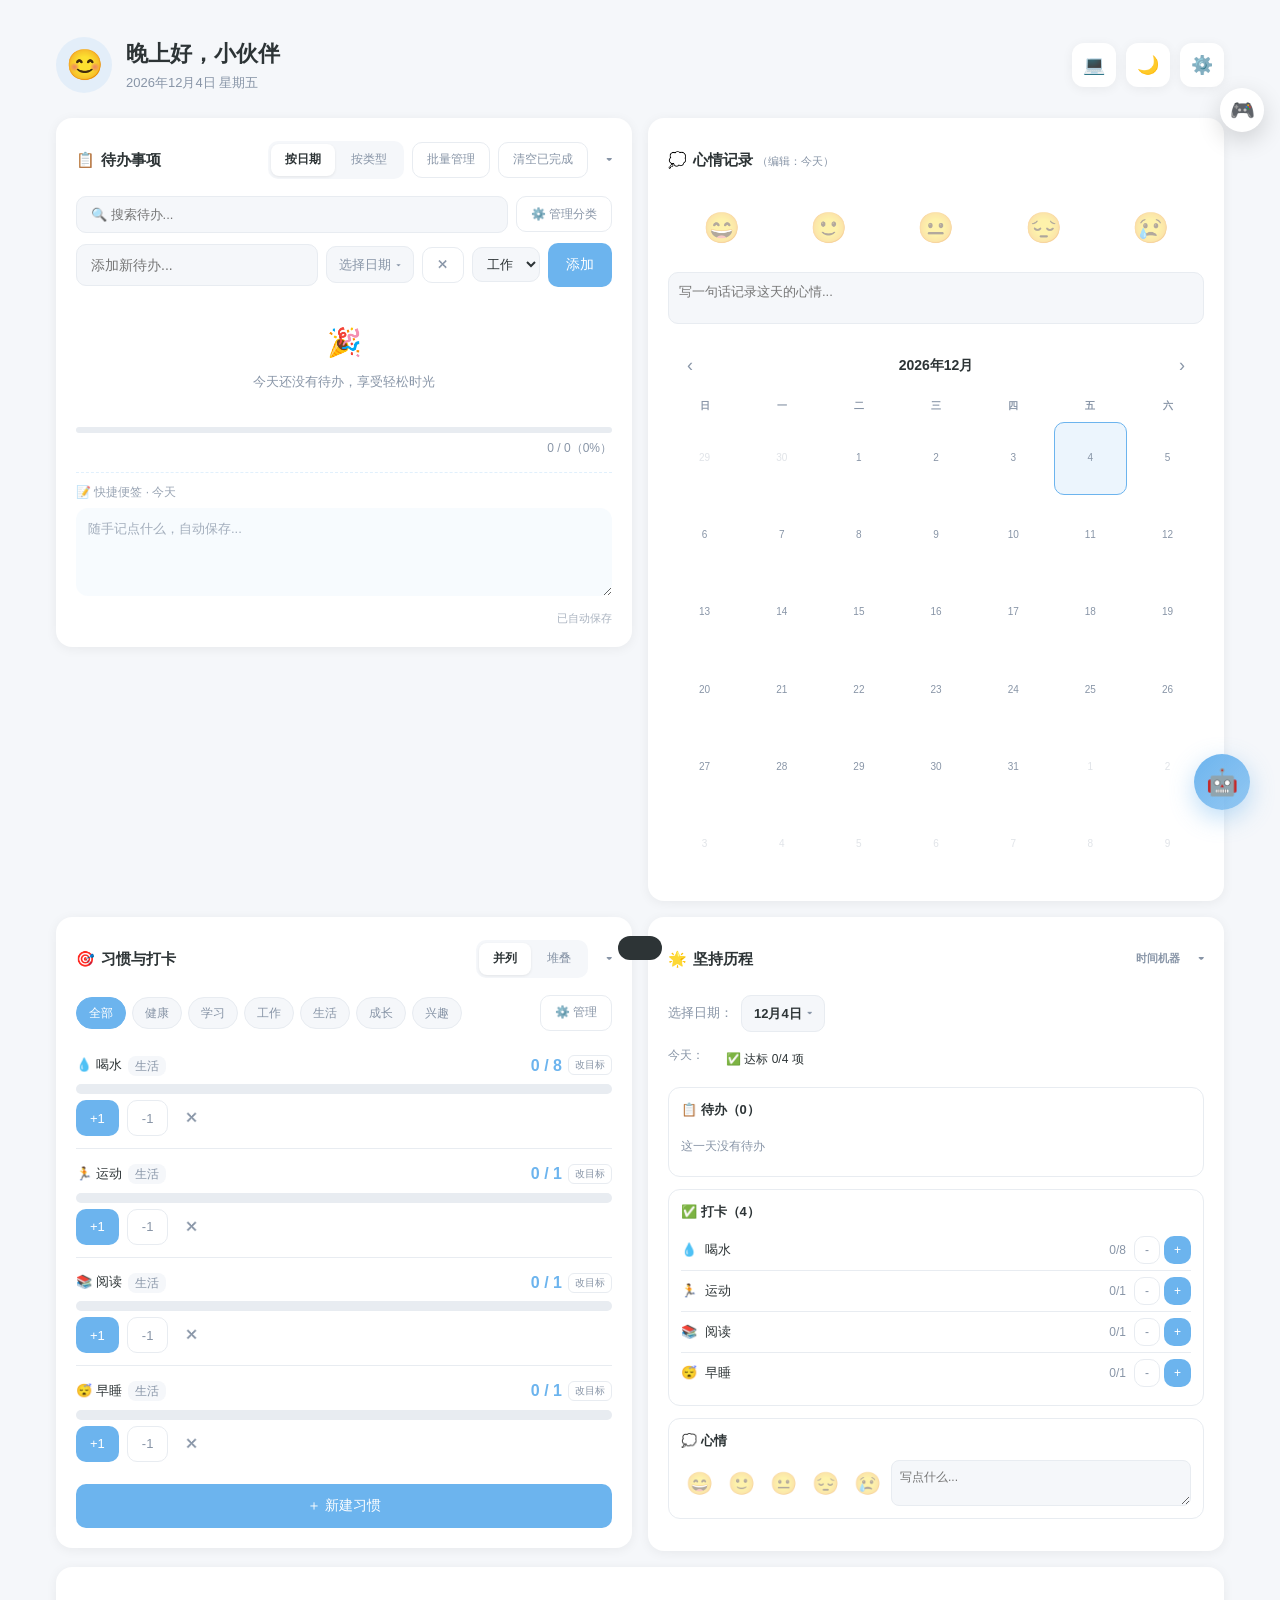
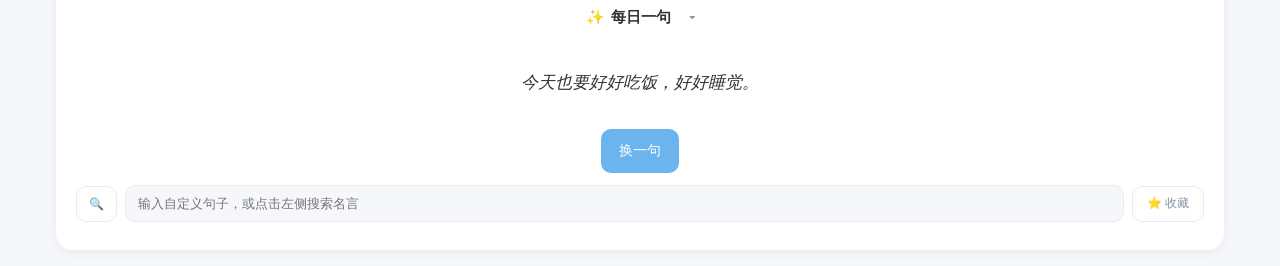
<file: index.html>
<!DOCTYPE html>
<html lang="zh-CN">
<head>
<meta charset="UTF-8">
<meta name="viewport" content="width=device-width, initial-scale=1.0, maximum-scale=1.0, user-scalable=no">
<title>冉星 Novarise</title>
<meta name="description" content="冉星 Novarise - 每天打开一次的生活仪表盘">
<link rel="stylesheet" href="core/style.css">
</head>
<body>
<div class="container">
  <header class="header">
    <div class="header-left">
      <div class="avatar" id="avatar" title="点击修改头像"></div>
      <div class="greeting">
        <h1 id="greetingText">你好</h1>
        <div class="date" id="dateText"></div>
      </div>
    </div>
    <div class="header-right">
      <button class="icon-btn" id="downloadBtn" title="下载电脑版" onclick="location.href='download.html'">💻</button>
      <button class="icon-btn" id="themeToggle" title="切换深浅色">🌙</button>
      <button class="icon-btn" id="settingsBtn" title="设置">⚙️</button>
    </div>
  </header>

  <main class="grid">

    <!-- ========== 【新增】多游戏数据面板：默认隐藏，选中右侧游戏后显示 ========== -->
    <div id="gameDashboard" style="display:none;grid-column:1/-1;">

    <!-- ============================================================
         【分区 3｜新增】水鱼查分器 Token 绑定卡片
         位置：游戏面板 #gameDashboard 内部顶部、玩家信息卡片之前（同样 grid-column:1/-1）
         存储：localStorage['novarise_df_token']，后端 FastAPI 不存储任何 Token
         ============================================================ -->
    <!-- ============================================================
         【LOL / LOLM 专属】左上角切换条 + 活动入口条
         仅 game=lol / game=lolm 时由 game.js 显示，其余游戏保持隐藏
         切换器：端游切服务器大区 / 手游切 QQ·微信登录
         ============================================================ -->
    <div id="lolTopBar" class="lol-top-bar" style="display:none;">
      <div class="lol-top-left">
        <span class="lol-avatar" id="lolAvatar">L</span>
        <button type="button" class="lol-chip" id="lolSwitchBtn" aria-expanded="false">
          <span id="lolSwitchLabel">艾欧尼亚</span>
          <span class="lol-caret">▾</span>
        </button>
      </div>
      <div class="lol-top-right">
        <button type="button" class="lol-chip" id="lolMyDataBtn">📊 我的数据</button>
        <button type="button" class="lol-chip" id="lolProBtn">🔍 职业选手</button>
      </div>
    </div>

    <!-- 切换菜单：端游=服务器大区 / 手游=QQ·微信，选项由 game.js 填充 -->
    <div id="lolSwitchMenu" class="lol-menu" style="display:none;"></div>

    <!-- 活动入口条：细条、整条可点，不是大按钮 -->
    <a id="lolActLink" class="lol-act-bar" style="display:none;" target="_blank" rel="noopener noreferrer">
      <span class="lol-act-left">
        <span class="lol-act-badge">官方活动</span>
        <span class="lol-act-text">2026 全球总决赛冠军 · BLG 夺冠庆典</span>
      </span>
      <span class="lol-act-arrow">查看 →</span>
    </a>

    <section class="df-token-card" id="dfTokenCard">
      <div class="df-token-head">
        🔗 绑定水鱼查分器 Token
        <span style="font-size:11px;font-weight:400;color:var(--text-secondary);">（用于获取你的真实舞萌成绩）</span>
      </div>
      <div class="df-token-desc">
        Token 只保存在你本机浏览器，不上传服务器；每次查分由前端通过 <code style="font-size:11px;">Authorization</code> 请求头透传，后端用完即弃。
        获取方式：登录
        <a href="https://www.diving-fish.com/maimaidxprober/" target="_blank" rel="noopener" style="color:var(--primary);text-decoration:none;">水鱼查分器</a>
        玩家页 →「导入 Token」。
      </div>

      <!-- 未绑定状态：输入框 + 保存按钮 -->
      <div class="df-token-row" id="dfTokenUnbound">
        <input type="password" id="dfTokenInput" class="df-token-input"
               placeholder="请输入你的水鱼 Import-Token" autocomplete="off" spellcheck="false">
        <button id="bindTokenBtn" type="button" class="btn">保存绑定</button>
      </div>

      <!-- 已绑定状态：隐藏输入框，只显示状态 + 解绑 -->
      <div class="df-token-status df-token-hidden" id="dfTokenBound">
        <span class="df-token-badge" id="dfTokenBoundText">✅ 已绑定水鱼 Token</span>
        <button id="unbindTokenBtn" type="button" class="btn btn-ghost btn-sm">解绑</button>
      </div>

      <div class="df-token-tip">提示：Import-Token 是水鱼账号级凭证，请勿提交到公开仓库或截图分享。<br>
        若绑定后查分一直提示「网络请求失败 / Failed to fetch」，多为后端服务不可达，或部署平台
        网关未放行 <code style="font-size:11px;">Authorization</code> 这个请求头（预检被拒），与本地 Token 无关。</div>
    </section>

    <!-- ============================================================
         【分区 3｜新增】舞立方凭证绑定卡片（dancecube 真实查分）
         位置：#dfTokenCard 正下方，同级排列；类名全部复用 .df-token-*
         存储：localStorage['novarise_dc_token'] / ['novarise_dc_userid']
         后端 FastAPI 不保存任何凭证，请求头透传后即丢弃
         ============================================================ -->
    <section class="df-token-card" id="dcTokenCard" style="display:none;">
      <div class="df-token-head">
        🔗 绑定舞立方凭证
        <span style="font-size:11px;font-weight:400;color:var(--text-secondary);">（用于获取真实舞立方成绩）</span>
      </div>
      <div class="df-token-desc">
        数据仅本地存储，后端不保存任何凭证；每次查分由前端通过
        <code style="font-size:11px;">Authorization</code> 请求头 +
        <code style="font-size:11px;">userId</code> 查询参数透传，用完即弃。
        获取方式：登录
        <a href="https://dancedemo.shenghuayule.com/" target="_blank" rel="noopener" style="color:var(--primary);text-decoration:none;">舞立方</a>
        后从账号页取 Access-Token 与 UserID。
      </div>

      <!-- 未绑定状态：两个输入框 + 保存按钮 -->
      <div class="df-token-row" id="dcTokenUnbound">
        <input type="password" id="dcTokenInput" class="df-token-input"
               placeholder="请输入 Access-Token" autocomplete="off" spellcheck="false">
        <input type="password" id="dcUserIdInput" class="df-token-input"
               placeholder="请输入 UserID" autocomplete="off" spellcheck="false">
        <button id="bindDcBtn" type="button" class="btn">保存绑定</button>
      </div>

      <!-- 已绑定状态：隐藏输入框，只显示状态 + 解绑 -->
      <div class="df-token-status df-token-hidden" id="dcTokenBound">
        <span class="df-token-badge" id="dcTokenBoundText">✅ 已绑定舞立方凭证</span>
        <button id="unbindDcBtn" type="button" class="btn btn-ghost btn-sm">解绑</button>
      </div>

      <div class="df-token-tip">提示：Access-Token 与 UserID 都是舞立方账号级凭证，请勿提交到公开仓库或截图分享。</div>
    </section>

      <!-- 模块1：玩家信息 -->
      <section class="card" id="mod1-player">
        <div class="card-title">
          <span class="card-title-left"><span class="icon">👤</span><span id="gdGameName">玩家信息</span></span>
          <span class="card-title-right" id="gdPlayerTag" style="font-size:11px;color:var(--text-secondary,#666);">未选择游戏</span>
        </div>
        <div class="card-body">
          <div style="display:flex;align-items:center;gap:12px;">
            <div id="gdAvatar" style="width:52px;height:52px;border-radius:50%;background:var(--bg,#f1f3f6);display:flex;align-items:center;justify-content:center;font-size:26px;flex-shrink:0;">🎮</div>
            <div style="flex:1;min-width:0;">
              <div id="gdPlayerName" style="font-size:15px;font-weight:600;color:var(--text,#222);">—</div>
              <div id="gdPlayerSub" style="font-size:12px;color:var(--text-secondary,#666);margin-top:3px;">昵称 · 等级 · 段位</div>
            </div>
          </div>
          <div style="display:flex;gap:8px;margin-top:12px;flex-wrap:wrap;">
            <span id="gdPlayerLevel" style="font-size:12px;padding:4px 10px;border-radius:20px;background:var(--bg,#f1f3f6);color:var(--text-secondary,#666);">等级 —</span>
            <span id="gdPlayerRank" style="font-size:12px;padding:4px 10px;border-radius:20px;background:var(--bg,#f1f3f6);color:var(--text-secondary,#666);">段位 —</span>
          </div>
        </div>
      </section>

      <!-- 模块2：核心数据 -->
      <section class="card" id="mod2-stats">
        <div class="card-title">
          <span class="card-title-left"><span class="icon">📊</span>核心数据</span>
          <span class="card-title-right" style="font-size:11px;color:var(--text-secondary,#666);">实时概览</span>
        </div>
        <div class="card-body">
          <div id="gdStatsGrid" style="display:grid;grid-template-columns:repeat(2,1fr);gap:10px;">
            <div style="padding:10px 12px;border-radius:12px;background:var(--bg,#f1f3f6);">
              <div style="font-size:11px;color:var(--text-secondary,#666);">总场次</div>
              <div class="gd-stat-value" style="font-size:20px;font-weight:700;color:var(--text,#222);margin-top:2px;">—</div>
            </div>
            <div style="padding:10px 12px;border-radius:12px;background:var(--bg,#f1f3f6);">
              <div style="font-size:11px;color:var(--text-secondary,#666);">胜率</div>
              <div class="gd-stat-value" style="font-size:20px;font-weight:700;color:var(--text,#222);margin-top:2px;">—</div>
            </div>
            <div style="padding:10px 12px;border-radius:12px;background:var(--bg,#f1f3f6);">
              <div style="font-size:11px;color:var(--text-secondary,#666);">最高连击</div>
              <div class="gd-stat-value" style="font-size:20px;font-weight:700;color:var(--text,#222);margin-top:2px;">—</div>
            </div>
            <div style="padding:10px 12px;border-radius:12px;background:var(--bg,#f1f3f6);">
              <div style="font-size:11px;color:var(--text-secondary,#666);">平均评分</div>
              <div class="gd-stat-value" style="font-size:20px;font-weight:700;color:var(--text,#222);margin-top:2px;">—</div>
            </div>
          </div>
        </div>
      </section>

      <!-- 模块3：近期战绩 -->
      <section class="card" id="mod3-matches">
        <div class="card-title">
          <span class="card-title-left"><span class="icon">🗂️</span>近期战绩</span>
          <span class="card-title-right" style="font-size:11px;color:var(--text-secondary,#666);">最近 5 场</span>
        </div>
        <div class="card-body">
          <div id="gdMatchesList" style="display:flex;flex-direction:column;gap:8px;">
            <div class="gd-match-row" style="display:flex;align-items:center;justify-content:space-between;padding:8px 10px;border-radius:10px;background:var(--bg,#f1f3f6);font-size:13px;color:var(--text,#222);"><span>—</span><span style="font-size:12px;color:var(--text-secondary,#666);">—</span></div>
            <div class="gd-match-row" style="display:flex;align-items:center;justify-content:space-between;padding:8px 10px;border-radius:10px;background:var(--bg,#f1f3f6);font-size:13px;color:var(--text,#222);"><span>—</span><span style="font-size:12px;color:var(--text-secondary,#666);">—</span></div>
            <div class="gd-match-row" style="display:flex;align-items:center;justify-content:space-between;padding:8px 10px;border-radius:10px;background:var(--bg,#f1f3f6);font-size:13px;color:var(--text,#222);"><span>—</span><span style="font-size:12px;color:var(--text-secondary,#666);">—</span></div>
            <div class="gd-match-row" style="display:flex;align-items:center;justify-content:space-between;padding:8px 10px;border-radius:10px;background:var(--bg,#f1f3f6);font-size:13px;color:var(--text,#222);"><span>—</span><span style="font-size:12px;color:var(--text-secondary,#666);">—</span></div>
            <div class="gd-match-row" style="display:flex;align-items:center;justify-content:space-between;padding:8px 10px;border-radius:10px;background:var(--bg,#f1f3f6);font-size:13px;color:var(--text,#222);"><span>—</span><span style="font-size:12px;color:var(--text-secondary,#666);">—</span></div>
          </div>
        </div>
      </section>

      <!-- 模块4：特色亮点 -->
      <section class="card" id="mod4-highlights">
        <div class="card-title">
          <span class="card-title-left"><span class="icon">✨</span>特色亮点</span>
          <span class="card-title-right" style="font-size:11px;color:var(--text-secondary,#666);">高光时刻</span>
        </div>
        <div class="card-body">
          <div id="gdHighlightsList" style="display:flex;flex-wrap:wrap;gap:8px;">
            <span class="gd-highlight-tag" style="font-size:12px;padding:5px 10px;border-radius:20px;background:rgba(108,180,238,0.16);color:#3d7ea6;">—</span>
            <span class="gd-highlight-tag" style="font-size:12px;padding:5px 10px;border-radius:20px;background:rgba(107,203,119,0.16);color:#3f7d49;">—</span>
            <span class="gd-highlight-tag" style="font-size:12px;padding:5px 10px;border-radius:20px;background:rgba(255,179,71,0.18);color:#9a6b1f;">—</span>
          </div>
          <div style="margin-top:12px;font-size:12px;line-height:1.6;color:var(--text-secondary,#666);">接入数据后，这里展示该游戏的招牌成绩与高光时刻。</div>
        </div>
      </section>

    </div>

    <!-- 待办 -->
    <section class="card" id="card-todo">
      <div class="card-title">
        <span class="card-title-left"><span class="icon">📋</span>待办事项</span>
        <span class="card-title-right">
          <div class="view-tabs" id="todoViewTabs">
            <button class="view-tab active" data-view="date">按日期</button>
            <button class="view-tab" data-view="type">按类型</button>
          </div>
          <button class="btn btn-ghost btn-sm" id="todoSelectModeBtn" type="button">批量管理</button>
          <button class="btn btn-ghost btn-sm" id="clearDoneBtn">清空已完成</button>
        </span>
      </div>
      <div class="todo-search-row">
        <div class="cs-row">
          <input type="text" id="todoSearch" placeholder="🔍 搜索待办..." maxlength="30">
          <button class="btn btn-ghost btn-sm" id="todoCatManageBtn" type="button">⚙️ 管理分类</button>
        </div>
      </div>
      <div class="todo-input-row">
        <input type="text" id="todoInput" placeholder="添加新待办..." maxlength="50" enterkeyhint="done">
        <!-- 【2026.11.27 改】原生日期框只做数据源，视觉换成中文标签 + 弹层日历（core/datepicker.js） -->
        <div class="date-picker">
          <input type="date" id="todoDate" class="date-picker-native" title="选定日期：下方只显示该日的待办；留空显示全部">
          <button type="button" class="date-picker-display" id="todoDateDisplay" aria-haspopup="dialog">
            <span id="todoDateText">选择日期</span><span class="date-picker-icon">▾</span>
          </button>
        </div>
        <button class="btn btn-ghost btn-sm" id="clearTodoDateBtn" type="button" title="清除该选定日期的所有待办">✕</button>
        <select class="todo-type-select" id="todoTypeSelect">
          <option value="工作">工作</option>
          <option value="生活">生活</option>
          <option value="学习">学习</option>
          <option value="其他">其他</option>
        </select>
        <button class="btn" id="addTodoBtn">添加</button>
      </div>
      <div id="todoContainer"></div>
      <div class="todo-progress-bar"><div class="todo-progress-fill" id="todoProgress"></div></div>
      <div class="todo-progress-text" id="todoProgressText">0 / 0</div>

      <!-- 【本轮新增】多选操作栏：仅在 #card-todo 处于 select-mode 时显示 -->
      <div id="todoBatchBar" class="todo-batch-bar">
        <span class="todo-batch-count" id="todoBatchCount">已选 0 项</span>
        <button class="btn btn-ghost btn-sm" id="todoBatchSelectAll" type="button">全选</button>
        <select class="todo-type-select" id="todoBatchCat" title="批量修改分类"></select>
        <button class="btn btn-ghost btn-sm" id="todoBatchDelete" type="button">删除</button>
        <button class="btn btn-sm" id="todoBatchExit" type="button">完成</button>
      </div>

      <!-- 【本轮重构】快捷便签从独立卡片并入待办卡片底部：
           上面一条虚线隔开，配「📝 快捷便签」提示；原来的 card-note 整块已删除 -->
      <div id="todoNoteDivider" style="border-top:1px dashed var(--border,#e3e6ea);margin:14px 0 10px;"></div>
      <div id="todoNoteLabel" style="display:flex;align-items:center;justify-content:space-between;margin-bottom:6px;font-size:12px;color:var(--text-secondary,#777);">
        <span>📝 快捷便签 <span id="noteDateLabel">· 今天</span></span>
      </div>
      <textarea class="note-area" id="noteArea" placeholder="随手记点什么，自动保存..." maxlength="500" style="min-height:88px;"></textarea>
      <div class="note-saved" id="noteSaved">已自动保存</div>
    </section>

    <!-- 心情 -->
    <section class="card" id="card-mood">
      <div class="card-title"><span><span class="icon">💭</span>心情记录</span></div>
      <div class="mood-emojis" id="moodEmojis">
        <div class="mood-emoji" data-mood="😄">😄</div>
        <div class="mood-emoji" data-mood="🙂">🙂</div>
        <div class="mood-emoji" data-mood="😐">😐</div>
        <div class="mood-emoji" data-mood="😔">😔</div>
        <div class="mood-emoji" data-mood="😢">😢</div>
      </div>
      <textarea class="mood-note" id="moodNote" placeholder="写一句话记录这天的心情..." rows="2" maxlength="100"></textarea>
      <div class="mood-calendar">
        <div class="cal-header">
          <button class="cal-nav" id="calPrev">‹</button>
          <div class="cal-title" id="calTitle"></div>
          <button class="cal-nav" id="calNext">›</button>
        </div>
        <div class="cal-grid" id="calGrid"></div>
      </div>
    </section>

    <!-- 习惯与打卡（原"每日打卡"，习惯打卡已合并至此） -->
    <section class="card" id="card-checkin">
      <div class="card-title">
        <span class="card-title-left"><span class="icon">🎯</span>习惯与打卡</span>
        <span class="card-title-right">
          <div class="view-tabs" id="checkinViewTabs">
            <button class="view-tab active" data-mode="list">并列</button>
            <button class="view-tab" data-mode="stack">堆叠</button>
          </div>
        </span>
      </div>
      <div class="card-body">
        <div class="cat-filter-bar" id="checkinCatFilter">
          <span class="cat-chip active" data-cat="全部">全部</span>
          <button class="btn btn-ghost btn-sm cat-manage-btn" id="habitCatManageBtn" type="button">⚙️ 管理</button>
        </div>
        <div class="checkin-date-tip" id="checkinDateTip" style="display:none;">正在查看 <span id="checkinDateLabel"></span> 的打卡记录（历史只读）<button class="btn btn-ghost btn-sm" id="checkinBackTodayBtn" type="button" style="margin-left:8px;">回到今天</button></div>
        <div id="checkinContainer"></div>
        <button class="btn" id="openHabitFormBtn" style="width:100%; margin-top:10px;">＋ 新建习惯</button>
      </div>
    </section>

    <!-- 坚持历程（时间机器）
         【本轮重构】从整行(col-full)上移到待办/心情/习惯之后的第 4 格，去掉 col-full，
         让桌面 2 列布局变成 todo|mood / checkin|journey 上下对齐，不再留右下空缺 -->
    <section class="card" id="card-journey">
      <div class="card-title">
        <span class="card-title-left"><span class="icon">🌟</span>坚持历程</span>
        <span class="card-title-right" style="font-size:11px;color:var(--text-secondary)">时间机器</span>
      </div>
      <div class="card-body">
        <!-- 日期选择器 -->
        <div class="journey-date-row">
          <label style="font-size:13px;color:var(--text-secondary)">选择日期：</label>
          <!-- 【2026.11.27 改】与待办同一套自定义日期控件，原生框只做数据源（core/datepicker.js） -->
          <div class="date-picker">
            <input type="date" id="journeyDate" class="date-picker-native" title="切换坚持历程查看的日期">
            <button type="button" class="date-picker-display" id="journeyDateDisplay" aria-haspopup="dialog">
              <span id="journeyDateText">选择日期</span><span class="date-picker-icon">▾</span>
            </button>
          </div>
        </div>
        <!-- 当日汇总标签 -->
        <div class="journey-summary" id="journeySummary"></div>
        <!-- 当日详情（可编辑） -->
        <div id="journeyDetail"></div>
      </div>
    </section>

    <!-- 每日一句 -->
    <section class="card quote-card col-full" id="card-quote">
      <div class="card-title" style="justify-content:center;"><span><span class="icon">✨</span>每日一句</span></div>
      <div class="quote-text" id="quoteText">点击下方按钮，获取今日能量</div>
      <div class="quote-actions">
        <button class="btn" id="newQuoteBtn">换一句</button>
      </div>
      <!-- 【新增】操作栏：搜索（左）· 自定义输入 · 收藏（右）
           收藏按钮从上一行移到这里，原「换一句」位置保持不变 -->
      <div class="quote-input-row">
        <button class="btn btn-ghost btn-sm quote-search-btn" id="quoteSearchBtn" type="button" title="搜索我的句子库">🔍</button>
        <input type="text" id="quoteCustomInput" placeholder="输入自定义句子，或点击左侧搜索名言" maxlength="80" autocomplete="off">
        <button class="btn btn-ghost btn-sm" id="favoriteQuoteBtn" type="button">⭐ 收藏</button>
      </div>
      <div class="favorites-list" id="favoritesList" style="display:none;">
        <div class="favorites-title">我的收藏</div>
        <div class="cat-filter-bar" id="favFilterBar"></div>
        <div id="favoritesItems"></div>
      </div>
    </section>

    <!-- 【本轮重构】原 card-note（快捷便签）已整块删除：
         便签 textarea 并入上方 card-todo 底部；
         card-journey（坚持历程）已上移，填入原来第 2 行右侧的空位，见上方 checkin 之后 -->
  </main>
</div>

<!-- ========== 【新增】右侧游戏悬浮窗（多级折叠菜单） ========== -->
<!-- 【Bug2 修复】默认收起：面板初始 display:none，由下方 🎮 悬浮球点开 -->
<div id="rightPanel" style="display:none;position:fixed;right:16px;top:88px;width:188px;max-height:74vh;overflow-y:auto;z-index:950;background:var(--card-bg,#fff);border-radius:16px;box-shadow:0 10px 34px rgba(0,0,0,0.16);padding:10px 10px 12px;box-sizing:border-box;">
  <div style="display:flex;align-items:center;justify-content:space-between;padding:2px 2px 8px;">
    <span style="font-size:13px;font-weight:600;color:var(--text,#222);">🎮 游戏面板</span>
    <div style="display:flex;align-items:center;gap:2px;">
      <button id="rpCollapseBtn" type="button" title="收起/展开全部分类" style="background:none;border:none;cursor:pointer;font-size:14px;line-height:1;color:var(--text-secondary,#666);padding:0 4px;">—</button>
      <button id="rpCloseBtn" type="button" title="收起游戏面板" style="background:none;border:none;cursor:pointer;font-size:14px;line-height:1;color:var(--text-secondary,#666);padding:0 4px;">✕</button>
    </div>
  </div>

  <!-- 🎮 悬浮球见面板外侧（#rpOpenBtn），面板隐藏时它才显示 -->

  <!-- 一级分类：音游 -->
  <div class="rp-group">
    <div class="rp-group-head" data-label="🎼 音游" style="display:flex;align-items:center;padding:7px 8px;border-radius:9px;cursor:pointer;font-size:13px;font-weight:600;color:var(--text,#222);user-select:none;">▾ 🎼 音游</div>
    <div class="rp-group-body" style="display:block;">
      <div class="rp-game" data-game="maimai" style="display:flex;align-items:center;gap:6px;padding:7px 8px;margin:4px 0 0 10px;border-radius:9px;cursor:pointer;font-size:13px;color:var(--text,#222);background:transparent;">🎵 舞萌</div>
      <div class="rp-game" data-game="dancecube" style="display:flex;align-items:center;gap:6px;padding:7px 8px;margin:4px 0 0 10px;border-radius:9px;cursor:pointer;font-size:13px;color:var(--text,#222);background:transparent;">🕺 舞立方</div>
    </div>
  </div>

  <!-- 一级分类：MOBA · 多人在线战术竞技（端游 + 手游两项，接口接入位预留） -->
  <div class="rp-group">
    <div class="rp-group-head" data-label="⚔️ MOBA · 多人在线战术竞技" style="display:flex;align-items:center;padding:7px 8px;border-radius:9px;cursor:pointer;font-size:13px;font-weight:600;color:var(--text,#222);user-select:none;">▾ ⚔️ MOBA · 多人在线战术竞技</div>
    <div class="rp-group-body" style="display:block;">
      <div class="rp-game" data-game="lol" style="display:flex;align-items:center;gap:6px;padding:7px 8px;margin:4px 0 0 10px;border-radius:9px;cursor:pointer;font-size:13px;color:var(--text,#222);background:transparent;">🏆 英雄联盟</div>
      <div class="rp-game" data-game="lolm" style="display:flex;align-items:center;gap:6px;padding:7px 8px;margin:4px 0 0 10px;border-radius:9px;cursor:pointer;font-size:13px;color:var(--text,#222);background:transparent;">📱 英雄联盟手游</div>
    </div>
  </div>

  <div style="margin-top:8px;padding:6px 8px 0;font-size:11px;line-height:1.5;color:var(--text-secondary,#666);border-top:1px solid rgba(0,0,0,0.05);">选择游戏后，顶部数据面板会显示对应内容</div>
</div>

<!-- 【Bug2 修复】游戏面板的入口悬浮球：面板收起时显示，点它展开（两者互斥，不会同时出现） -->
<button id="rpOpenBtn" type="button" title="展开游戏面板" style="display:flex;position:fixed;right:16px;top:88px;z-index:950;width:44px;height:44px;align-items:center;justify-content:center;border:none;border-radius:50%;background:var(--card-bg,#fff);box-shadow:0 8px 24px rgba(0,0,0,0.16);font-size:20px;line-height:1;cursor:pointer;">🎮</button>

<!-- 设置面板 -->
<div class="settings-overlay" id="settingsOverlay">
  <div class="settings-panel">
    <div class="settings-header">
      <h2>⚙️ 设置</h2>
      <button class="settings-close" id="closeSettings">✕</button>
    </div>

    <!-- 昵称 -->
    <div class="setting-row">
      <div><div class="setting-label">昵称</div><div class="setting-desc">显示在问候语中</div></div>
      <div class="setting-control"><input type="text" class="text-input" id="nicknameInput" placeholder="输入昵称" maxlength="10"></div>
    </div>

    <!-- 头像（升级：emoji + 本地上传 + 网络URL） -->
    <div class="setting-row">
      <div>
        <div class="setting-label">头像</div>
        <div class="setting-desc">可选 emoji、上传本地图片或粘贴网络图片链接</div>
      </div>
      <div class="setting-control">
        <!-- 预览 -->
        <div class="avatar-preview-sm" id="avatarPreviewSm"></div>
        <!-- emoji 选择 -->
        <div class="emoji-picker" id="avatarPicker">
          <span class="emoji-option" data-emoji="😊">😊</span>
          <span class="emoji-option" data-emoji="🌟">🌟</span>
          <span class="emoji-option" data-emoji="🐱">🐱</span>
          <span class="emoji-option" data-emoji="🌸">🌸</span>
          <span class="emoji-option" data-emoji="🚀">🚀</span>
          <span class="emoji-option" data-emoji="🌙">🌙</span>
        </div>
        <!-- 上传本地图片 -->
        <button class="upload-btn" id="uploadAvatarBtn">📷 上传本地图片</button>
        <input type="file" id="avatarFileInput" accept="image/*" style="display:none">
        <!-- 网络图片 URL -->
        <input type="text" class="text-input avatar-url-input" id="avatarUrlInput" placeholder="粘贴图片链接（https://...）">
      </div>
    </div>

    <!-- 主题色 -->
    <div class="setting-row">
      <div><div class="setting-label">主题色</div></div>
      <div class="setting-control" id="colorPicker">
        <div class="color-dot active" data-color="#6CB4EE" style="background:#6CB4EE"></div>
        <div class="color-dot" data-color="#6BCB77" style="background:#6BCB77"></div>
        <div class="color-dot" data-color="#FFB347" style="background:#FFB347"></div>
        <div class="color-dot" data-color="#FF6B9D" style="background:#FF6B9D"></div>
        <div class="color-dot" data-color="#9B7EDE" style="background:#9B7EDE"></div>
      </div>
    </div>

    <!-- 深色模式 -->
    <div class="setting-row">
      <div><div class="setting-label">深色模式</div></div>
      <div class="setting-control"><div class="toggle" id="darkModeToggle"></div></div>
    </div>

    <div class="setting-row">
      <div><div class="setting-label">显示模块</div><div class="setting-desc">关闭后将隐藏对应卡片</div></div>
    </div>
    <div class="setting-row"><span class="setting-label">📋 待办</span><div class="toggle on" data-module="todo"></div></div>
    <div class="setting-row"><span class="setting-label">🎯 习惯</span><div class="toggle on" data-module="habit"></div></div>
    <div class="setting-row"><span class="setting-label">💭 心情</span><div class="toggle on" data-module="mood"></div></div>
    <div class="setting-row"><span class="setting-label">✅ 每日打卡</span><div class="toggle on" data-module="checkin"></div></div>
    <div class="setting-row"><span class="setting-label">✨ 每日一句</span><div class="toggle on" data-module="quote"></div></div>
    <div class="setting-row"><span class="setting-label">📝 便签</span><div class="toggle on" data-module="note"></div></div>
    <div class="setting-row"><span class="setting-label">🌟 坚持历程</span><div class="toggle on" data-module="journey"></div></div>

    <!-- 数据快照：每天首次打开自动存一份，可回滚 -->
    <div class="setting-row">
      <div>
        <div class="setting-label">数据快照</div>
        <div class="setting-desc" id="snapDesc">每天首次打开自动存一份，保留最近 7 天</div>
      </div>
      <div class="setting-control" style="display:flex;gap:6px;align-items:center;">
        <select class="input" id="snapSelect" style="max-width:110px;"></select>
        <button class="btn btn-ghost btn-sm" id="snapRestoreBtn">恢复</button>
      </div>
    </div>

    <!-- 【2026.11.27 新增】最近错误：全局兜底记下的最近 5 条，出问题时先看这里（core/errors.js） -->
    <div class="setting-row">
      <div>
        <div class="setting-label">最近错误</div>
        <div class="setting-desc" id="errDesc">没有记录</div>
      </div>
      <div class="setting-control" style="display:flex;gap:6px;align-items:center;">
        <button class="btn btn-ghost btn-sm" id="errShowBtn" type="button">查看</button>
        <button class="btn btn-ghost btn-sm" id="errClearBtn" type="button">清空</button>
      </div>
    </div>
    <div class="err-list" id="errList" style="display:none;"></div>

    <div class="settings-actions">
      <button class="btn btn-ghost" id="clearCheckinsBtn">清空所有打卡项</button>
    </div>
    <div class="settings-actions">
      <button class="btn btn-ghost" id="exportBtn">📤 导出数据</button>
      <button class="btn btn-ghost" id="importBtn">📥 导入数据</button>
      <button class="btn btn-danger" id="resetBtn">🔄 恢复默认</button>
    </div>
    <input type="file" id="importFile" accept=".json" style="display:none">
  </div>
</div>
<div class="toast" id="toast"></div>

<!-- 新建习惯高级弹窗 -->
<div class="modal-mask" id="habitFormMask" style="display:none;position:fixed;inset:0;z-index:1000;background:rgba(0,0,0,0.5);justify-content:center;align-items:center;">
  <div class="modal" id="habitModal" style="width:92%;max-width:420px;background:var(--card-bg,#fff);border-radius:14px;padding:18px;box-shadow:0 8px 32px rgba(0,0,0,0.2);box-sizing:border-box;">
    <div class="modal-header" style="display:flex;justify-content:space-between;align-items:center;margin-bottom:14px;">
      <h3 style="margin:0;font-size:17px;">新建习惯</h3>
      <button class="modal-close" id="hfClose" style="background:none;border:none;font-size:20px;cursor:pointer;line-height:1;">✕</button>
    </div>
    <div class="modal-body">
      <div class="form-row" style="margin-bottom:12px;">
        <label style="display:block;font-size:13px;margin-bottom:4px;color:var(--text-secondary,#666);">习惯名称</label>
        <input type="text" id="hfName" placeholder="如：跑步、阅读" maxlength="20" style="width:100%;box-sizing:border-box;padding:8px 10px;border:1px solid #ddd;border-radius:8px;font-size:14px;">
      </div>
      <div class="form-row" style="margin-bottom:12px;">
        <label style="display:block;font-size:13px;margin-bottom:4px;color:var(--text-secondary,#666);">每日目标</label>
        <input type="text" id="hfTarget" placeholder="如：8（只填数字或短语）" maxlength="10" style="width:100%;box-sizing:border-box;padding:8px 10px;border:1px solid #ddd;border-radius:8px;font-size:14px;">
      </div>
      <div class="form-row" style="margin-bottom:12px;">
        <label style="display:block;font-size:13px;margin-bottom:4px;color:var(--text-secondary,#666);">图标选择</label>
        <div class="habit-icon-picker" id="habitIconPicker" style="display:flex;gap:8px;flex-wrap:wrap;">
          <span class="habit-icon-option" data-e="🏃">🏃</span>
          <span class="habit-icon-option" data-e="📖">📖</span>
          <span class="habit-icon-option" data-e="💧">💧</span>
          <span class="habit-icon-option" data-e="🧘">🧘</span>
          <span class="habit-icon-option" data-e="✍️">✍️</span>
          <span class="habit-icon-option" data-e="💪">💪</span>
          <span class="habit-icon-option" data-e="🎯">🎯</span>
          <span class="habit-icon-option" data-e="🌅">🌅</span>
          <span class="habit-icon-option" data-e="🥗">🥗</span>
          <span class="habit-icon-option" data-e="📈">📈</span>
        </div>
      </div>
      <div class="form-row" style="margin-bottom:12px;">
        <label style="display:block;font-size:13px;margin-bottom:4px;color:var(--text-secondary,#666);">分类</label>
        <select id="hfCategory" style="width:100%;box-sizing:border-box;padding:8px 10px;border:1px solid #ddd;border-radius:8px;font-size:14px;">
          <option value="健康">健康</option>
          <option value="学习">学习</option>
          <option value="工作">工作</option>
          <option value="生活">生活</option>
          <option value="其他">其他</option>
        </select>
      </div>
      <div class="form-row">
        <label style="display:block;font-size:13px;margin-bottom:4px;color:var(--text-secondary,#666);">长期计划天数</label>
        <input type="number" id="hfPlanDays" placeholder="如：90（天）" min="1" style="width:100%;box-sizing:border-box;padding:8px 10px;border:1px solid #ddd;border-radius:8px;font-size:14px;">
      </div>
    </div>
    <div class="modal-footer" style="display:flex;justify-content:flex-end;gap:10px;margin-top:16px;">
      <button class="btn btn-ghost" id="hfCancel">取消</button>
      <button class="btn" id="hfSubmit">创建</button>
    </div>
  </div>
</div>

<!-- 心情详情弹窗 -->
<div class="modal-mask" id="moodDetailModal" style="display:none;position:fixed;inset:0;z-index:1000;background:rgba(0,0,0,0.5);justify-content:center;align-items:center;">
  <div class="modal" style="width:92%;max-width:420px;background:var(--card-bg,#fff);border-radius:14px;padding:18px;box-shadow:0 8px 32px rgba(0,0,0,0.2);box-sizing:border-box;">
    <div class="modal-header" style="display:flex;justify-content:space-between;align-items:center;margin-bottom:14px;">
      <h3 id="mdTitle" style="margin:0;font-size:17px;">心情详情</h3>
      <button class="modal-close" id="mdClose" style="background:none;border:none;font-size:20px;cursor:pointer;line-height:1;">✕</button>
    </div>
    <div id="mdContent" style="font-size:14px;line-height:1.7;color:var(--text-secondary,#333);"></div>
    <!-- 【新增】底部居中的次级按钮：把主视图所有日期相关模块切到这一天 -->
    <div style="display:flex;justify-content:center;margin-top:16px;">
      <button class="btn btn-ghost btn-sm" id="mdJumpBtn" type="button">跳转至当日</button>
    </div>
  </div>
</div>

<!-- 【新增】收藏分类选择弹窗：结构与心情详情弹窗完全一致 -->
<div class="modal-mask" id="quoteFavMask" style="display:none;position:fixed;inset:0;z-index:1000;background:rgba(0,0,0,0.5);justify-content:center;align-items:center;">
  <div class="modal" style="width:92%;max-width:420px;background:var(--card-bg,#fff);border-radius:14px;padding:18px;box-shadow:0 8px 32px rgba(0,0,0,0.2);box-sizing:border-box;">
    <div class="modal-header" style="display:flex;justify-content:space-between;align-items:center;margin-bottom:14px;">
      <h3 style="margin:0;font-size:17px;">收藏到分类</h3>
      <button class="modal-close" id="qfClose" style="background:none;border:none;font-size:20px;cursor:pointer;line-height:1;">✕</button>
    </div>
    <div class="qf-preview" id="qfPreview"></div>
    <div class="cat-chip-group" id="qfCats"></div>
    <div class="form-row" style="margin-top:12px;">
      <input type="text" id="qfSource" class="quote-src-input" placeholder="可选：出处 / 作者" maxlength="20" autocomplete="off">
    </div>
    <div class="modal-footer" style="display:flex;justify-content:flex-end;gap:10px;margin-top:16px;">
      <button class="btn btn-ghost btn-sm" id="qfCancel" type="button">取消</button>
      <button class="btn btn-sm" id="qfConfirm" type="button">收藏</button>
    </div>
  </div>
</div>

<!-- 【新增】搜索我的句子库弹窗 -->
<div class="modal-mask" id="quoteSearchMask" style="display:none;position:fixed;inset:0;z-index:1000;background:rgba(0,0,0,0.5);justify-content:center;align-items:center;">
  <div class="modal" style="width:92%;max-width:460px;background:var(--card-bg,#fff);border-radius:14px;padding:18px;box-shadow:0 8px 32px rgba(0,0,0,0.2);box-sizing:border-box;">
    <div class="modal-header" style="display:flex;justify-content:space-between;align-items:center;margin-bottom:14px;">
      <h3 style="margin:0;font-size:17px;">🔍 搜索我的句子库</h3>
      <button class="modal-close" id="qsClose" style="background:none;border:none;font-size:20px;cursor:pointer;line-height:1;">✕</button>
    </div>
    <input type="text" id="qsInput" class="quote-src-input" placeholder="搜索句子内容、出处或分类" autocomplete="off">
    <div id="qsResults" class="qs-results"></div>
  </div>
</div>

<!-- 【新增】分类管理弹窗：待办与习惯共用，标题与列表按来源切换 -->
<div class="modal-mask" id="catManageMask" style="display:none;position:fixed;inset:0;z-index:1000;background:rgba(0,0,0,0.5);justify-content:center;align-items:center;">
  <div class="modal" style="width:92%;max-width:420px;background:var(--card-bg,#fff);border-radius:14px;padding:18px;box-shadow:0 8px 32px rgba(0,0,0,0.2);box-sizing:border-box;">
    <div class="modal-header" style="display:flex;justify-content:space-between;align-items:center;margin-bottom:14px;">
      <h3 id="cmTitle" style="margin:0;font-size:17px;">管理分类</h3>
      <button class="modal-close" id="cmClose" style="background:none;border:none;font-size:20px;cursor:pointer;line-height:1;">✕</button>
    </div>
    <div id="cmList" class="cm-list"></div>
    <div class="cm-add-row">
      <input type="text" id="cmInput" class="quote-src-input" placeholder="新分类名称（2-6 字）" maxlength="6" autocomplete="off">
      <button class="btn btn-sm" id="cmAdd" type="button">添加</button>
    </div>
    <div class="cm-tip" id="cmTip"></div>
  </div>
</div>

<!-- ========== 【新增】AI 聊天悬浮窗 ========== -->
<div id="aiChatBtn" title="召唤AI助手" style="position:fixed;right:18px;bottom:22px;width:54px;height:54px;border-radius:50%;background:var(--primary,#6CB4EE);color:#fff;display:flex;align-items:center;justify-content:center;font-size:26px;line-height:1;cursor:pointer;box-shadow:0 8px 24px rgba(0,0,0,0.25);z-index:1000;user-select:none;">🤖</div>

<div id="aiChatPanel" style="display:none;position:fixed;right:18px;bottom:88px;width:330px;max-width:calc(100vw - 24px);height:460px;max-height:68vh;background:var(--card-bg,#fff);border-radius:18px;box-shadow:0 16px 48px rgba(0,0,0,0.22);z-index:1001;flex-direction:column;overflow:hidden;box-sizing:border-box;">
  <!-- 头部：标题 + 设置 + 关闭，第二行为【新增】模型选择器 -->
  <div style="padding:10px 12px 8px;border-bottom:1px solid rgba(0,0,0,0.06);">
    <div style="display:flex;align-items:center;justify-content:space-between;gap:6px;">
      <span style="font-size:15px;font-weight:600;color:var(--text,#222);white-space:nowrap;">🤖 冉星AI</span>
      <div style="display:flex;align-items:center;gap:2px;">
        <!-- 【新增】模型设置入口：填写聚合平台 API Key -->
        <button id="aiSettingsBtn" type="button" title="模型设置（API Key）" style="background:none;border:none;cursor:pointer;font-size:14px;line-height:1;color:var(--text-secondary,#666);padding:3px 5px;border-radius:6px;">⚙️</button>
        <button id="closeAiChat" type="button" title="关闭" style="background:none;border:none;cursor:pointer;font-size:16px;line-height:1;color:var(--text-secondary,#666);padding:3px 5px;">✕</button>
      </div>
    </div>
    <!-- 【新增】模型选择器：option 的 value 即模型 ID，change 时写入 localStorage -->
    <div style="display:flex;align-items:center;gap:6px;margin-top:8px;">
      <select id="aiModelSelect" title="选择对话模型" style="flex:1;min-width:0;padding:6px 8px;border:1px solid #e3e6ea;border-radius:8px;font-size:12px;background:var(--card-bg,#fff);color:var(--text,#222);outline:none;cursor:pointer;">
        <option value="zhipu">智谱 (GLM-4-Flash · 需代理)</option>
        <option value="doubao">豆包 (Seed-2.1-pro)</option>
        <option value="modelscope">魔搭 (Qwen3.5-27B)</option>
        <option value="dashscope">阿里云百炼 (qwen3.8-flash)</option>
        <!-- 以后加模型：在这里加一条 option，value 必须与 app.js 里 AI_PROVIDERS 的键名一致 -->
      </select>
      <!-- 配置状态灯：绿点表示已保存 API Key -->
      <span id="aiKeyDot" title="未配置 API Key" style="width:8px;height:8px;border-radius:50%;background:#ccc;flex-shrink:0;"></span>
    </div>
  </div>
  <!-- 消息列表 -->
  <div id="aiChatMessages" style="flex:1;overflow-y:auto;padding:12px;display:flex;flex-direction:column;gap:8px;">
    <div class="ai-msg ai-msg-ai" style="max-width:86%;padding:8px 11px;border-radius:12px;font-size:13px;line-height:1.55;align-self:flex-start;background:var(--bg,#f1f3f6);color:var(--text,#222);">你好，我是冉星AI 👋 有什么可以帮你？</div>
  </div>
  <!-- ========== 【新增】模型设置浮层：粘贴聚合平台 API Key（覆盖在面板内部） ========== -->
  <div id="aiSettingsPanel" style="display:none;position:absolute;inset:0;background:rgba(20,24,30,0.38);z-index:1002;justify-content:center;align-items:center;padding:14px;box-sizing:border-box;">
    <div style="width:100%;background:var(--card-bg,#fff);border-radius:14px;box-shadow:0 12px 32px rgba(0,0,0,0.22);padding:14px;box-sizing:border-box;">
      <div style="display:flex;align-items:center;justify-content:space-between;margin-bottom:10px;">
        <span style="font-size:14px;font-weight:600;color:var(--text,#222);">⚙️ 模型设置</span>
        <button id="aiSettingsClose" type="button" title="关闭" style="background:none;border:none;cursor:pointer;font-size:16px;line-height:1;color:var(--text-secondary,#666);padding:2px 4px;">✕</button>
      </div>
      <div style="font-size:11px;line-height:1.6;color:var(--text-secondary,#666);margin-bottom:8px;">粘贴聚合平台 API Key（如 OpenRouter）。Key 仅保存在本机浏览器 localStorage，不会上传到任何服务器。</div>
      <input id="aiApiKeyInput" type="password" placeholder="sk-or-v1-..." autocomplete="off" style="width:100%;box-sizing:border-box;padding:9px 10px;border:1px solid #e3e6ea;border-radius:8px;font-size:12px;outline:none;background:var(--card-bg,#fff);color:var(--text,#222);margin-bottom:10px;">
      <div id="aiKeyHint" style="font-size:11px;line-height:1.5;color:var(--text-secondary,#666);margin-bottom:10px;">尚未配置</div>
      <div style="display:flex;gap:8px;justify-content:flex-end;">
        <button id="aiKeyClear" type="button" class="btn btn-ghost btn-sm">清除</button>
        <button id="aiKeySave" type="button" class="btn btn-sm">保存</button>
      </div>
    </div>
  </div>
  <!-- 底部输入区 -->
  <div style="display:flex;align-items:center;gap:8px;padding:10px 12px;border-top:1px solid rgba(0,0,0,0.06);">
    <textarea id="aiChatInput" rows="1" placeholder="和冉星AI聊聊..." maxlength="200" style="flex:1;min-width:0;padding:9px 12px;border:1px solid #e3e6ea;border-radius:10px;font-size:13px;outline:none;box-sizing:border-box;background:var(--card-bg,#fff);color:var(--text,#222);resize:none;max-height:100px;overflow-y:auto;line-height:1.5;font-family:inherit;"></textarea>
    <button id="aiChatSend" type="button" class="btn" style="padding:9px 14px;white-space:nowrap;">发送</button>
  </div>
</div>
<script src="core/errors.js"></script>
<script src="core/shared.js"></script>
<script src="modules/game/game.js"></script>
<script src="core/panel.js"></script>
<script src="core/datepicker.js"></script>
<script src="modules/ai/ai.js"></script>
<script src="modules/life/app.js"></script>
</body>
</html>
</file>
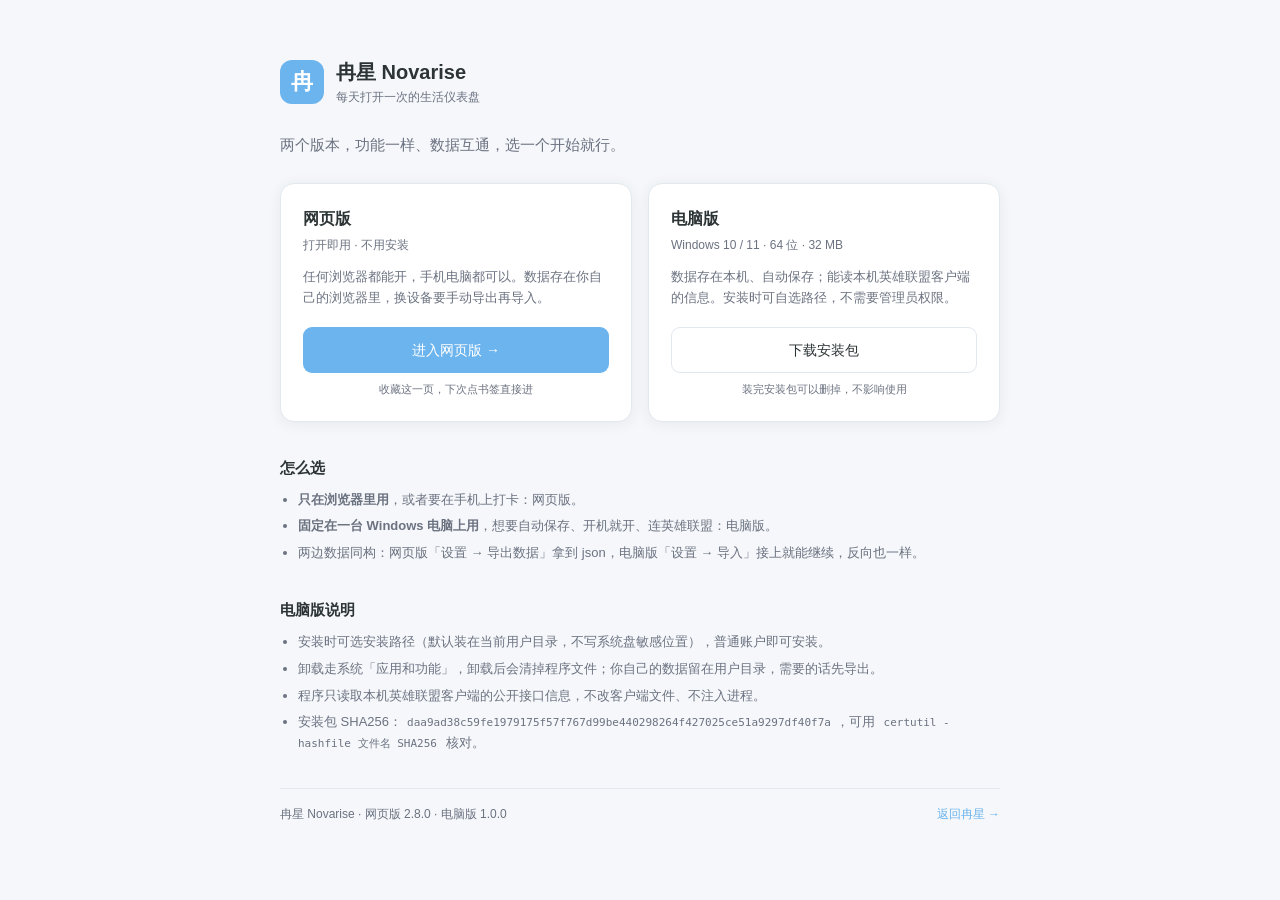
<file: download.html>
<!DOCTYPE html>
<html lang="zh-CN">
<head>
<meta charset="UTF-8">
<meta name="viewport" content="width=device-width, initial-scale=1.0">
<title>下载冉星 Novarise</title>
<meta name="description" content="冉星 Novarise：选择网页版直接用，或下载 Windows 电脑版。">
<style>
  :root{
    --primary:#6CB4EE; --bg:#F5F7FA; --card:#FFFFFF;
    --text:#2D3436; --dim:#6B7280; --line:#E3E8EF;
    --shadow:0 2px 14px rgba(45,52,54,.07);
  }
  @media (prefers-color-scheme: dark){
    :root{
      --primary:#5A9FD4; --bg:#1A1D23; --card:#232830;
      --text:#E4E7EB; --dim:#9BA3AE; --line:#2F3640;
      --shadow:0 2px 14px rgba(0,0,0,.35);
    }
  }
  *{box-sizing:border-box;}
  body{
    margin:0; background:var(--bg); color:var(--text);
    font-family:-apple-system,BlinkMacSystemFont,"Segoe UI","PingFang SC","Microsoft YaHei",sans-serif;
    line-height:1.6; -webkit-font-smoothing:antialiased;
  }
  .wrap{max-width:760px; margin:0 auto; padding:56px 20px 40px;}
  .brand{display:flex; align-items:center; gap:12px; margin-bottom:26px;}
  .mark{
    width:44px; height:44px; border-radius:12px; flex:0 0 auto;
    background:var(--primary); color:#fff; font-size:22px; font-weight:600;
    display:flex; align-items:center; justify-content:center;
  }
  .brand h1{font-size:20px; margin:0; font-weight:600;}
  .brand span{display:block; font-size:12px; color:var(--dim); font-weight:400;}
  .lead{margin:0 0 26px; font-size:15px; color:var(--dim);}
  .cards{display:grid; grid-template-columns:1fr 1fr; gap:16px;}
  @media (max-width:620px){ .cards{grid-template-columns:1fr;} .wrap{padding-top:36px;} }
  .card{
    background:var(--card); border:1px solid var(--line); border-radius:14px;
    padding:22px; box-shadow:var(--shadow); display:flex; flex-direction:column;
  }
  .card h2{font-size:16px; margin:0 0 4px;}
  .card .meta{font-size:12px; color:var(--dim); margin-bottom:12px;}
  .card p{font-size:13px; color:var(--dim); margin:0 0 18px; flex:1;}
  .btn{
    display:block; text-align:center; text-decoration:none;
    padding:11px 16px; border-radius:9px; font-size:14px; font-weight:500;
    background:var(--primary); color:#fff; border:1px solid transparent;
  }
  .btn:hover{filter:brightness(.95);}
  .btn.ghost{background:transparent; color:var(--text); border-color:var(--line);}
  .btn.ghost:hover{border-color:var(--primary); color:var(--primary);}
  .note{font-size:11px; color:var(--dim); text-align:center; margin-top:8px;}
  h3{font-size:15px; margin:34px 0 10px;}
  ul.plain{margin:0; padding-left:18px; font-size:13px; color:var(--dim);}
  ul.plain li{margin-bottom:6px;}
  .foot{margin-top:34px; padding-top:16px; border-top:1px solid var(--line);
    font-size:12px; color:var(--dim); display:flex; justify-content:space-between; flex-wrap:wrap; gap:8px;}
  .foot a{color:var(--primary); text-decoration:none;}
  code{font-size:11px; background:var(--bg); padding:1px 5px; border-radius:4px;}
</style>
</head>
<body>
<div class="wrap">

  <div class="brand">
    <div class="mark">冉</div>
    <h1>冉星 Novarise<span>每天打开一次的生活仪表盘</span></h1>
  </div>

  <p class="lead">两个版本，功能一样、数据互通，选一个开始就行。</p>

  <div class="cards">
    <div class="card">
      <h2>网页版</h2>
      <div class="meta">打开即用 · 不用安装</div>
      <p>任何浏览器都能开，手机电脑都可以。数据存在你自己的浏览器里，换设备要手动导出再导入。</p>
      <a class="btn" href="./">进入网页版 →</a>
      <div class="note">收藏这一页，下次点书签直接进</div>
    </div>

    <div class="card">
      <h2>电脑版</h2>
      <div class="meta">Windows 10 / 11 · 64 位 · 32 MB</div>
      <p>数据存在本机、自动保存；能读本机英雄联盟客户端的信息。安装时可自选路径，不需要管理员权限。</p>
      <a class="btn ghost" href="download/Novarise_1.0.0_win64.exe" download>下载安装包</a>
      <div class="note">装完安装包可以删掉，不影响使用</div>
    </div>
  </div>

  <h3>怎么选</h3>
  <ul class="plain">
    <li><b>只在浏览器里用</b>，或者要在手机上打卡：网页版。</li>
    <li><b>固定在一台 Windows 电脑上用</b>，想要自动保存、开机就开、连英雄联盟：电脑版。</li>
    <li>两边数据同构：网页版「设置 → 导出数据」拿到 json，电脑版「设置 → 导入」接上就能继续，反向也一样。</li>
  </ul>

  <h3>电脑版说明</h3>
  <ul class="plain">
    <li>安装时可选安装路径（默认装在当前用户目录，不写系统盘敏感位置），普通账户即可安装。</li>
    <li>卸载走系统「应用和功能」，卸载后会清掉程序文件；你自己的数据留在用户目录，需要的话先导出。</li>
    <li>程序只读取本机英雄联盟客户端的公开接口信息，不改客户端文件、不注入进程。</li>
    <li>安装包 SHA256：<code>daa9ad38c59fe1979175f57f767d99be440298264f427025ce51a9297df40f7a</code>，可用 <code>certutil -hashfile 文件名 SHA256</code> 核对。</li>
  </ul>

  <div class="foot">
    <span>冉星 Novarise · 网页版 2.8.0 · 电脑版 1.0.0</span>
    <a href="./">返回冉星 →</a>
  </div>

</div>
</body>
</html>
</file>
<file: core/style.css>
/* ============================================================
   【分区索引｜CSS】整个文件只保留一个样式标签，原有规则一行未改。
     ① 全局基础样式（变量 / 主题 / 基础排版）
     ② 头部导航样式（.header / .avatar / .greeting）
     ③ 游戏面板样式（.gd-* / .rp-* / .card）
     ④ 待办 / 习惯 / 心情 / 便签等业务模块样式
     ⑤ 【本次新增】水鱼 Token 绑定卡片样式（.df-token-*，写在本样式表末尾）
   ============================================================ */
/* ========== CSS 变量与主题 ========== */
:root {
  --primary: #6CB4EE;
  --primary-light: rgba(108, 180, 238, 0.15);
  --primary-rgb: 108, 180, 238;
  --bg: #F5F7FA;
  --card-bg: #FFFFFF;
  --text: #2D3436;
  --text-secondary: #8895A7;
  --border: #E8ECF1;
  --shadow: 0 2px 12px rgba(0,0,0,0.06);
  --shadow-hover: 0 4px 20px rgba(0,0,0,0.1);
  --radius: 16px;
  --success: #6BCB77;
  --warning: #FFB347;
  --danger: #FF6B6B;
}
[data-theme="dark"] {
  --primary: #5A9FD4;
  --primary-light: rgba(90, 159, 212, 0.2);
  --primary-rgb: 90, 159, 212;
  --bg: #1A1D23;
  --card-bg: #252A32;
  --text: #E4E7EB;
  --text-secondary: #8A94A6;
  --border: #353C47;
  --shadow: 0 2px 12px rgba(0,0,0,0.3);
  --shadow-hover: 0 4px 20px rgba(0,0,0,0.4);
}
* { margin: 0; padding: 0; box-sizing: border-box; -webkit-tap-highlight-color: transparent; }
html, body { height: 100%; }
body {
  font-family: -apple-system, BlinkMacSystemFont, "Segoe UI", "PingFang SC", "Hiragino Sans GB", "Microsoft YaHei", sans-serif;
  background: var(--bg); color: var(--text); line-height: 1.6;
  transition: background 0.3s, color 0.3s; padding-bottom: 40px;
  /* 11.12 修正：全局防横向溢出 —— iOS 微信内置浏览器一旦发现元素超出视口，
     会把整页 shrink-to-fit 缩小（两侧大留白、内容被挤压），必须从根上切断。 */
  overflow-x: hidden;
  width: 100%;
  max-width: 100vw;
}
.container { max-width: 1200px; margin: 0 auto; padding: 16px; }

/* 顶部 */
.header { display: flex; align-items: center; justify-content: space-between; padding: 20px 0 24px; flex-wrap: wrap; gap: 12px; }
.header-left { display: flex; align-items: center; gap: 14px; }
.avatar {
  width: 56px; height: 56px; border-radius: 50%;
  background: var(--primary-light);
  display: flex; align-items: center; justify-content: center;
  font-size: 30px; cursor: pointer; transition: transform 0.2s; flex-shrink: 0;
  overflow: hidden;
}
.avatar:hover { transform: scale(1.05); }
.avatar img { width: 100%; height: 100%; object-fit: cover; border-radius: 50%; }
.greeting h1 { font-size: 22px; font-weight: 600; }
.greeting .date { font-size: 13px; color: var(--text-secondary); margin-top: 2px; }
.header-right { display: flex; gap: 10px; }

/* 卡片 */
.card {
  background: var(--card-bg); border-radius: var(--radius);
  padding: 20px; margin-bottom: 16px; box-shadow: var(--shadow);
  transition: box-shadow 0.3s, background 0.3s;
}
.card:hover { box-shadow: var(--shadow-hover); }
/* 折叠卡片：details/summary 样式 */
.card > details { width: 100%; }
.card > details > summary {
  list-style: none; cursor: pointer; display: flex;
  align-items: center; justify-content: space-between; flex-wrap: wrap; gap: 8px;
  font-size: 15px; font-weight: 600; min-height: 30px;
  user-select: none; -webkit-user-select: none;
}
.card > details > summary::-webkit-details-marker { display: none; }
.card > details > summary .summary-left { display: flex; align-items: center; }
.card > details > summary .summary-right { display: flex; align-items: center; gap: 8px; flex-wrap: wrap; }
.card > details > summary .fold-arrow {
  display: inline-block; margin-left: 8px; font-size: 11px;
  color: var(--text-secondary); transition: transform 0.25s;
}
.card > details[open] > summary .fold-arrow { transform: rotate(90deg); }
.card > details > summary:hover { opacity: 0.85; }
.card > details > .details-body { margin-top: 14px; }
.card-title {
  font-size: 15px; font-weight: 600; margin-bottom: 14px;
  display: flex; align-items: center; justify-content: space-between; flex-wrap: wrap; gap: 8px;
}
.card-title .icon { margin-right: 6px; }
.card-title-left { display: flex; align-items: center; }
.card-title-right { display: flex; align-items: center; gap: 8px; flex-wrap: wrap; }

/* ========== 全局卡片折叠（JS 动态包裹） ========== */
/* 动态生成的 body 容器 */
.card-body { margin-top: 4px; }
/* 标题行作为可点击折叠区，高度≥44px 方便移动端 */
.card > .card-title,
.card > .card-header {
  cursor: pointer;
  min-height: 44px;
  display: flex; align-items: center; justify-content: space-between;
  flex-wrap: wrap; gap: 8px;
  user-select: none; -webkit-user-select: none;
}
/* 标题右侧动态箭头 */
.card-fold-arrow {
  display: inline-block; margin-left: 10px; font-size: 12px;
  color: var(--text-secondary); transition: transform 0.25s ease;
}
/* 折叠态：body 隐藏，箭头横向 */
.card.collapsed .card-body { display: none; }
.card.collapsed .card-fold-arrow { transform: rotate(-90deg); }
/* 给标题 hover 一点反馈 */
.card > .card-title:hover .card-fold-arrow,
.card > .card-header:hover .card-fold-arrow { color: var(--primary); }

/* 网格 */
.grid { display: grid; grid-template-columns: 1fr; gap: 0; }
@media (min-width: 768px) {
  /* 【Bug1 修复】宽屏强制每列最小 380px，稳定排成 2x2，
     align-items:start 让每张卡片按自身内容高度排列，不被同排最高卡片拉伸 */
  .grid {
    grid-template-columns: repeat(auto-fit, minmax(380px, 1fr));
    align-items: start;
    gap: 16px;
  }
  .grid .card { margin-bottom: 0; }
  .col-full { grid-column: 1 / -1; }
}

/* 按钮 */
.btn {
  border: none; border-radius: 10px; padding: 12px 18px; font-size: 14px;
  cursor: pointer; transition: all 0.2s; background: var(--primary);
  color: white; font-weight: 500; min-height: 44px;
  display: inline-flex; align-items: center; justify-content: center;
  user-select: none; -webkit-user-select: none; touch-action: manipulation;
}
.btn:active { transform: scale(0.96); opacity: 0.85; }
.btn-sm { padding: 8px 14px; font-size: 12px; min-height: 36px; }
.btn-ghost { background: transparent; color: var(--text-secondary); border: 1px solid var(--border); }
.btn-ghost:active { background: var(--primary-light); }
.btn-danger { background: var(--danger); }
.icon-btn {
  width: 44px; height: 44px; border-radius: 12px; border: none;
  background: var(--card-bg); box-shadow: var(--shadow); cursor: pointer;
  font-size: 18px; display: flex; align-items: center; justify-content: center;
  transition: transform 0.2s; flex-shrink: 0; touch-action: manipulation;
}
.icon-btn:active { transform: scale(0.92); }

/* 视图切换 tab */
.view-tabs { display: inline-flex; background: var(--bg); border-radius: 10px; padding: 3px; gap: 2px; }
/* 【Bug3 修复】卡片折叠后，标题栏里的「按日期/按类型」「并列/堆叠」按钮不应再露在外面 */
.card.collapsed .view-tabs { display: none !important; }
.view-tab {
  padding: 6px 14px; font-size: 12px; border-radius: 8px; cursor: pointer;
  color: var(--text-secondary); border: none; background: transparent;
  transition: all 0.2s; white-space: nowrap; min-height: 32px;
  display: inline-flex; align-items: center;
}
.view-tab.active { background: var(--card-bg); color: var(--text); font-weight: 600; box-shadow: 0 1px 3px rgba(0,0,0,0.08); }

/* ========== 待办 ========== */
.todo-search-row { margin-bottom: 10px; }
.todo-search-row input {
  width: 100%; border: 1px solid var(--border); border-radius: 10px;
  padding: 10px 14px; font-size: 13px; background: var(--bg); color: var(--text); outline: none;
}
.todo-search-row input:focus { border-color: var(--primary); }
.todo-input-row { display: flex; gap: 8px; margin-bottom: 10px; flex-wrap: wrap; align-items: center; }
.todo-input-row input[type="text"] {
  flex: 1; min-width: 120px; border: 1px solid var(--border); border-radius: 10px;
  padding: 12px 14px; font-size: 14px; background: var(--bg); color: var(--text); outline: none;
}
.todo-input-row input[type="date"] {
  border: 1px solid var(--border); border-radius: 10px; padding: 10px;
  font-size: 12px; background: var(--bg); color: var(--text); outline: none; color-scheme: light;
}
[data-theme="dark"] .todo-input-row input[type="date"] { color-scheme: dark; }
.todo-type-select {
  border: 1px solid var(--border); border-radius: 10px; padding: 8px 10px;
  font-size: 13px; background: var(--bg); color: var(--text); outline: none; cursor: pointer;
}
.todo-group { border: 1px solid var(--border); border-radius: 12px; margin-bottom: 10px; overflow: hidden; }
.todo-group-header {
  display: flex; align-items: center; justify-content: space-between;
  padding: 12px 14px; background: var(--bg); cursor: pointer; min-height: 44px;
  user-select: none; transition: background 0.2s;
}
.todo-group-header:active { background: var(--primary-light); }
.todo-group-title { font-size: 13px; font-weight: 600; display: flex; align-items: center; gap: 6px; }
.todo-group-meta { font-size: 11px; color: var(--text-secondary); display: flex; align-items: center; gap: 8px; }
.todo-group-badge { background: var(--primary-light); color: var(--primary); padding: 2px 8px; border-radius: 10px; font-weight: 600; }
.todo-group-body { max-height: 0; overflow: hidden; transition: max-height 0.3s ease; }
.todo-group.expanded .todo-group-body { max-height: 1500px; }
.todo-subgroup { padding: 8px 14px; }
.todo-subgroup-title { font-size: 11px; color: var(--text-secondary); padding: 6px 0 4px; font-weight: 600; }
.todo-item { display: flex; align-items: center; padding: 10px 0; border-bottom: 1px solid var(--border); gap: 10px; }
.todo-item:last-child { border-bottom: none; }
.todo-checkbox {
  width: 24px; height: 24px; border: 2px solid var(--border); border-radius: 7px;
  cursor: pointer; display: flex; align-items: center; justify-content: center;
  flex-shrink: 0; transition: all 0.2s; background: var(--card-bg); touch-action: manipulation;
}
.todo-checkbox.checked { background: var(--success); border-color: var(--success); }
.todo-checkbox.checked::after { content: '✓'; color: white; font-size: 14px; font-weight: bold; }
.todo-text { flex: 1; font-size: 14px; word-break: break-all; }
.todo-text.done { text-decoration: line-through; color: var(--text-secondary); }
.todo-date-tag { font-size: 10px; color: var(--text-secondary); flex-shrink: 0; }
.todo-del {
  background: none; border: none; color: var(--text-secondary); cursor: pointer;
  font-size: 16px; padding: 8px; flex-shrink: 0; min-width: 32px; min-height: 32px;
}
.todo-del:active { color: var(--danger); }
.todo-progress-bar { height: 6px; background: var(--border); border-radius: 3px; overflow: hidden; margin-top: 10px; }
.todo-progress-fill { height: 100%; background: var(--primary); border-radius: 3px; transition: width 0.4s; }
.todo-progress-text { font-size: 12px; color: var(--text-secondary); margin-top: 6px; text-align: right; }
.search-result-item { display: flex; align-items: center; padding: 10px 0; border-bottom: 1px solid var(--border); gap: 10px; }
.search-result-item:last-child { border-bottom: none; }

/* ---------- 【本轮新增】待办筛选日期 · 列表滚动 · 多选 · 拖拽 ---------- */
/* 全页唯一日期框 #todoDate：既决定新待办落在哪天，也决定下方列表只显示哪天；不占满宽 */
.todo-input-row #todoDate { flex: 0 0 auto; }
.todo-input-row #todoDate:focus { border-color: var(--primary); }

/* 列表滚动：最大高度由 JS 实测写入 inline style（3 条待办），此处只管滚动与细滚动条 */
#todoContainer { overflow-y: auto; overflow-x: hidden; scrollbar-width: thin; scrollbar-color: var(--border) transparent; }
#todoContainer::-webkit-scrollbar { width: 6px; }
#todoContainer::-webkit-scrollbar-track { background: transparent; }
#todoContainer::-webkit-scrollbar-thumb { background: var(--border); border-radius: 3px; }
#todoContainer::-webkit-scrollbar-thumb:hover { background: var(--text-secondary); }

/* 多选格：默认隐藏，select-mode 下显示；与完成状态用的 .todo-checkbox 完全分开 */
.todo-select-box {
  width: 22px; height: 22px; border: 2px solid var(--border); border-radius: 6px;
  display: none; align-items: center; justify-content: center; flex-shrink: 0;
  background: var(--card-bg); cursor: pointer; transition: all 0.2s;
}
.todo-select-box.checked { background: var(--primary); border-color: var(--primary); }
.todo-select-box.checked::after { content: '✓'; color: white; font-size: 13px; font-weight: bold; }
#card-todo.select-mode .todo-select-box { display: flex; }

/* 拖动手柄：只在条目右侧出现，多选态隐藏，避免两套手势打架 */
.todo-drag-handle {
  color: var(--text-secondary); font-size: 14px; letter-spacing: -1px;
  cursor: grab; padding: 0 4px; flex-shrink: 0; user-select: none;
  touch-action: none; opacity: 0.55; transition: opacity 0.2s;
}
.todo-drag-handle:active { cursor: grabbing; opacity: 1; }
#card-todo.select-mode .todo-drag-handle { display: none; }

/* 拖拽反馈：源条目半透明，目标位置显示一条主题色虚线 */
.todo-item.dragging { opacity: 0.45; background: var(--primary-light); border-radius: 8px; }
.todo-item.drop-before { box-shadow: inset 0 2px 0 var(--primary); }
.todo-item.drop-after { box-shadow: inset 0 -2px 0 var(--primary); }

/* 批量操作栏：卡片内底部，select-mode 时出现 */
.todo-batch-bar {
  display: none; align-items: center; gap: 8px; flex-wrap: wrap;
  margin-top: 10px; padding: 8px 10px;
  border: 1px solid var(--border); border-radius: 10px; background: var(--bg);
}
#card-todo.select-mode .todo-batch-bar { display: flex; }
.todo-batch-count { font-size: 12px; color: var(--text-secondary); margin-right: auto; }

/* ========== 打卡 ========== */
.habit-list { display: flex; flex-direction: column; gap: 10px; }
.habit-item {
  display: flex; align-items: center; padding: 12px; border-radius: 12px;
  background: var(--bg); transition: all 0.2s; cursor: pointer; gap: 8px;
}
.habit-item:active { transform: scale(0.98); }
.habit-item.done { background: var(--primary-light); }
.habit-emoji { font-size: 24px; margin-right: 4px; }
.habit-info { flex: 1; min-width: 0; }
.habit-name { font-size: 14px; font-weight: 500; }
.habit-streak { font-size: 12px; color: var(--warning); margin-top: 2px; }
.habit-progress-mini { font-size: 11px; color: var(--text-secondary); margin-top: 2px; }
.habit-check {
  width: 30px; height: 30px; border-radius: 50%; border: 2px solid var(--border);
  display: flex; align-items: center; justify-content: center; font-size: 14px;
  transition: all 0.2s; flex-shrink: 0;
}
.habit-item.done .habit-check { background: var(--success); border-color: var(--success); color: white; }
.habit-delete {
  background: none; border: none; color: var(--text-secondary); cursor: pointer;
  font-size: 14px; padding: 8px; flex-shrink: 0; min-width: 32px; min-height: 32px;
}
.habit-delete:active { color: var(--danger); }
.habit-add-row { display: flex; gap: 8px; margin-top: 12px; }
.habit-add-row input {
  flex: 1; border: 1px solid var(--border); border-radius: 10px; padding: 10px 12px;
  font-size: 13px; background: var(--bg); color: var(--text); outline: none; min-width: 0;
}
.habit-add-row input:focus { border-color: var(--primary); }

.checkin-item { padding: 12px 0; border-bottom: 1px solid var(--border); }
.checkin-item:last-child { border-bottom: none; }
.checkin-item-header { display: flex; align-items: center; justify-content: space-between; margin-bottom: 6px; gap: 8px; }
/* 【本轮】名称防溢出：块级 + 单行省略。原先 display:flex 时匿名文本不会截断，长名字会把卡片撑破 */
.checkin-item-name {
  font-size: 13px; font-weight: 500; flex: 1; min-width: 0;
  display: block;
  overflow: hidden;
  text-overflow: ellipsis;
  white-space: nowrap;
  line-height: 1.5;
}
/* 右侧「3 / 8」+「改目标」整体不压缩、不换行，给中间名称让出空间 */
.checkin-item-header > span:last-child {
  display: inline-flex; align-items: center; gap: 6px;
  flex-shrink: 0; white-space: nowrap;
}
.checkin-item-count {
  font-size: 16px; font-weight: 700; color: var(--primary); cursor: pointer;
  flex-shrink: 0; white-space: nowrap;
}
.checkin-target-btn {
  background: none; border: 1px solid var(--border); border-radius: 6px;
  font-size: 10px; color: var(--text-secondary); padding: 2px 6px; cursor: pointer;
  flex-shrink: 0; white-space: nowrap;
}
.water-bar { height: 10px; background: var(--border); border-radius: 5px; overflow: hidden; margin: 6px 0; }
.water-fill {
  height: 100%; background: linear-gradient(90deg, var(--primary), rgba(var(--primary-rgb), 0.6));
  border-radius: 5px; transition: width 0.4s;
}
.checkin-controls { display: flex; gap: 8px; margin-top: 4px; align-items: center; flex-wrap: wrap; }
.checkin-controls .btn { padding: 8px 14px; min-height: 36px; font-size: 13px; }
.checkin-remove {
  background: none; border: none; color: var(--text-secondary); cursor: pointer;
  font-size: 14px; padding: 6px; min-width: 32px; min-height: 32px;
}
.water-summary { text-align: center; padding: 10px 0; }
.water-summary-count { font-size: 36px; font-weight: 700; color: var(--primary); }
.water-summary-target { font-size: 13px; color: var(--text-secondary); }
.checkin-tags { display: flex; flex-wrap: wrap; gap: 6px; justify-content: center; margin-top: 10px; }
.checkin-tag {
  font-size: 11px; padding: 6px 12px; border-radius: 12px;
  background: var(--primary-light); color: var(--primary);
  cursor: pointer; transition: transform 0.2s;
  /* 【本轮】堆叠模式下的标签同样防溢出：超长名称省略，不撑破卡片 */
  display: inline-block;
  max-width: 100%;
  box-sizing: border-box;
  overflow: hidden;
  text-overflow: ellipsis;
  white-space: nowrap;
  vertical-align: middle;
}
.checkin-tag:active { transform: scale(0.95); }
.checkin-tag.done { background: var(--success); color: white; }

/* ========== 心情月历 ========== */
.mood-emojis { display: flex; justify-content: space-around; margin: 12px 0; }
.mood-emoji {
  font-size: 30px; cursor: pointer; padding: 8px; border-radius: 12px;
  transition: all 0.2s; opacity: 0.4; min-width: 48px; min-height: 48px;
  display: flex; align-items: center; justify-content: center;
}
.mood-emoji.selected { opacity: 1; background: var(--primary-light); transform: scale(1.1); }
.mood-note {
  width: 100%; border: 1px solid var(--border); border-radius: 10px; padding: 10px;
  font-size: 13px; background: var(--bg); color: var(--text); outline: none;
  resize: none; font-family: inherit;
}
.mood-note:focus { border-color: var(--primary); }
.mood-calendar { margin-top: 16px; }
.cal-header { display: flex; align-items: center; justify-content: space-between; margin-bottom: 10px; }
.cal-title { font-size: 14px; font-weight: 600; }
.cal-nav {
  background: none; border: none; font-size: 18px; cursor: pointer;
  color: var(--text-secondary); padding: 6px 12px; border-radius: 8px;
  min-width: 44px; min-height: 36px;
}
.cal-nav:active { background: var(--primary-light); }
.cal-grid { display: grid; grid-template-columns: repeat(7, 1fr); gap: 4px; }
.cal-weekday { text-align: center; font-size: 10px; color: var(--text-secondary); padding: 4px 0; font-weight: 600; }
.cal-day {
  aspect-ratio: 1; display: flex; flex-direction: column; align-items: center; justify-content: center;
  font-size: 12px; border-radius: 10px; cursor: pointer; transition: all 0.2s;
  position: relative; min-height: 36px;
}
.cal-day:active { background: var(--primary-light); }
.cal-day.other-month { opacity: 0.25; }
.cal-day.today { border: 1.5px solid var(--primary); }
.cal-day.selected { background: var(--primary-light); }
.cal-day.has-mood { font-weight: 600; }
.cal-day .mood-emoji-small { font-size: 16px; line-height: 1; }
.cal-day .day-num { font-size: 10px; color: var(--text-secondary); }

/* ========== 每日一句 ========== */
.quote-card { text-align: center; padding: 28px 20px; }
.quote-text {
  font-size: 17px; line-height: 1.8; color: var(--text); font-style: italic;
  margin-bottom: 16px; min-height: 60px; display: flex; align-items: center; justify-content: center;
}
.quote-actions { display: flex; justify-content: center; gap: 10px; flex-wrap: wrap; }
.favorites-list { margin-top: 16px; text-align: left; border-top: 1px solid var(--border); padding-top: 12px; }
.favorites-title { font-size: 12px; color: var(--text-secondary); margin-bottom: 8px; font-weight: 600; }
.favorite-item {
  display: flex; align-items: flex-start; justify-content: space-between; gap: 8px;
  padding: 8px 0; border-bottom: 1px solid var(--border); font-size: 13px;
}
.favorite-item:last-child { border-bottom: none; }
.favorite-text { flex: 1; font-style: italic; }
.favorite-date { font-size: 10px; color: var(--text-secondary); margin-top: 2px; white-space: nowrap; }
.favorite-del {
  background: none; border: none; color: var(--text-secondary); cursor: pointer;
  font-size: 14px; padding: 4px; min-width: 32px; min-height: 32px;
}
.favorite-del:active { color: var(--danger); }

/* 便签 */
.note-area {
  width: 100%; min-height: 120px; border: 1px solid var(--border); border-radius: 10px;
  padding: 12px; font-size: 14px; background: var(--bg); color: var(--text);
  outline: none; resize: vertical; font-family: inherit; line-height: 1.7;
}
.note-area:focus { border-color: var(--primary); }
.note-saved { font-size: 11px; color: var(--text-secondary); text-align: right; margin-top: 6px; }

/* ==================================================================
   ========== 【本轮】待办卡内嵌便签：浅底、无边框 ==========
   index.html 里便签已从独立卡片并入 card-todo 底部，
   这里把它的边框拿掉、换成浅色底，和上方待办列表融成一块。
   ================================================================== */
#card-todo .note-area {
  min-height: 84px;
  padding: 10px 12px;
  background: rgba(var(--primary-rgb), 0.055);   /* 浅色底 */
  border: none;                                  /* 无边框 */
  border-radius: 12px;
  font-size: 13px;
  line-height: 1.7;
  transition: background 0.18s ease;
}
#card-todo .note-area:focus {
  background: rgba(var(--primary-rgb), 0.085);
  border-color: transparent;
  outline: none;
}
#card-todo .note-area::placeholder { color: var(--text-secondary); opacity: 0.75; }
#card-todo .note-saved { font-size: 11px; opacity: 0.7; }

/* 分隔线与「📝 快捷便签」小标题同样调淡（内联样式需 !important 才盖得住） */
#todoNoteDivider { border-top-color: rgba(var(--primary-rgb), 0.2) !important; }
#todoNoteLabel { opacity: 0.85; }

/* 深色主题：浅底换成主题色低透明度 */
[data-theme="dark"] #card-todo .note-area { background: rgba(var(--primary-rgb), 0.12); }
[data-theme="dark"] #card-todo .note-area:focus { background: rgba(var(--primary-rgb), 0.17); }

/* ========== 坚持历程（时间机器） ========== */
.journey-date-row {
  display: flex; align-items: center; gap: 8px; margin-bottom: 14px; flex-wrap: wrap;
}
/* 只作用于裸露的原生日期框；换成自定义控件后（.date-picker-native）不再套这层边框 */
.journey-date-row input[type="date"]:not(.date-picker-native) {
  border: 1px solid var(--border); border-radius: 10px; padding: 10px;
  font-size: 13px; background: var(--bg); color: var(--text); outline: none; color-scheme: light;
}
[data-theme="dark"] .journey-date-row input[type="date"] { color-scheme: dark; }
.journey-summary {
  display: flex; flex-wrap: wrap; gap: 6px; margin-bottom: 14px;
}
.journey-summary .journey-stat { font-size: 12px; padding: 4px 10px; }
.journey-detail-section {
  border: 1px solid var(--border); border-radius: 12px; padding: 12px; margin-bottom: 12px;
}
.journey-detail-title {
  font-size: 13px; font-weight: 600; margin-bottom: 8px;
  display: flex; align-items: center; gap: 6px;
}
.journey-detail-empty { font-size: 12px; color: var(--text-secondary); padding: 8px 0; }
.journey-detail-item {
  display: flex; align-items: center; gap: 8px; padding: 6px 0;
  font-size: 13px; border-bottom: 1px solid var(--border);
}
.journey-detail-item:last-child { border-bottom: none; }
.journey-detail-item .todo-checkbox { width: 20px; height: 20px; }
.journey-detail-item .checkin-mini-controls {
  margin-left: auto; display: flex; gap: 4px; align-items: center;
}
.journey-detail-item .checkin-mini-controls .btn {
  min-height: 28px; padding: 2px 10px; font-size: 12px;
}
.journey-mood-editor {
  display: flex; gap: 6px; align-items: center; flex-wrap: wrap; margin-top: 6px;
}
.journey-mood-editor .mood-emoji {
  font-size: 22px; min-width: 36px; min-height: 36px; padding: 4px;
}
.journey-mood-editor textarea {
  flex: 1; min-width: 150px; border: 1px solid var(--border); border-radius: 8px;
  padding: 8px; font-size: 12px; background: var(--bg); color: var(--text);
  outline: none; resize: vertical; font-family: inherit;
}

/* 空状态 */
.empty-state { text-align: center; padding: 24px 0; color: var(--text-secondary); font-size: 13px; }
.empty-state .emoji { font-size: 28px; display: block; margin-bottom: 6px; }

/* ========== 设置面板 ========== */
.settings-overlay {
  position: fixed; inset: 0; background: rgba(0,0,0,0.4); z-index: 100;
  display: none; align-items: flex-end; justify-content: center;
}
.settings-overlay.open { display: flex; }
.settings-panel {
  background: var(--card-bg); width: 100%; max-width: 500px; max-height: 85vh;
  border-radius: 20px 20px 0 0; padding: 24px; overflow-y: auto; animation: slideUp 0.3s ease;
}
@media (min-width: 768px) {
  .settings-overlay { align-items: center; }
  .settings-panel { border-radius: 20px; }
}
@keyframes slideUp { from { transform: translateY(100%); } to { transform: translateY(0); } }
.settings-header { display: flex; justify-content: space-between; align-items: center; margin-bottom: 20px; }
.settings-header h2 { font-size: 18px; }
.settings-close {
  background: none; border: none; font-size: 22px; cursor: pointer;
  color: var(--text-secondary); min-width: 44px; min-height: 44px;
}
.setting-row {
  display: flex; justify-content: space-between; align-items: flex-start;
  padding: 14px 0; border-bottom: 1px solid var(--border); gap: 10px; flex-wrap: wrap;
}
.setting-row:last-child { border-bottom: none; }
.setting-label { font-size: 14px; }
.setting-desc { font-size: 12px; color: var(--text-secondary); margin-top: 2px; }
.setting-control { display: flex; align-items: center; gap: 8px; flex-wrap: wrap; justify-content: flex-end; }
.text-input {
  border: 1px solid var(--border); border-radius: 8px; padding: 10px 12px;
  font-size: 14px; background: var(--bg); color: var(--text); outline: none; width: 140px;
}
.text-input:focus { border-color: var(--primary); }
.avatar-url-input {
  width: 100%; margin-top: 8px; font-size: 12px; padding: 8px 10px;
}
.color-dot {
  width: 30px; height: 30px; border-radius: 50%; cursor: pointer;
  border: 2px solid transparent; transition: transform 0.2s;
}
.color-dot.active { border-color: var(--text); transform: scale(1.1); }
.toggle {
  width: 48px; height: 28px; background: var(--border); border-radius: 14px;
  position: relative; cursor: pointer; transition: background 0.3s; flex-shrink: 0;
}
.toggle.on { background: var(--success); }
.toggle::after {
  content: ''; position: absolute; width: 24px; height: 24px; background: white;
  border-radius: 50%; top: 2px; left: 2px; transition: transform 0.3s;
  box-shadow: 0 1px 3px rgba(0,0,0,0.2);
}
.toggle.on::after { transform: translateX(20px); }
.emoji-picker { display: flex; gap: 6px; flex-wrap: wrap; max-width: 220px; justify-content: flex-end; }
.emoji-option {
  font-size: 22px; cursor: pointer; padding: 6px; border-radius: 8px;
  background: var(--bg); min-width: 40px; min-height: 40px;
  display: flex; align-items: center; justify-content: center;
}
.emoji-option.active { background: var(--primary-light); }
.avatar-upload-area {
  display: flex; flex-direction: column; gap: 6px; align-items: flex-end;
}
.avatar-preview-sm {
  width: 48px; height: 48px; border-radius: 50%; overflow: hidden;
  background: var(--bg); display: flex; align-items: center; justify-content: center;
  font-size: 24px;
}
.avatar-preview-sm img { width: 100%; height: 100%; object-fit: cover; }
.upload-btn {
  font-size: 11px; padding: 6px 12px; min-height: 32px;
  background: var(--bg); color: var(--text); border: 1px dashed var(--border);
  border-radius: 8px; cursor: pointer;
}
.settings-actions { display: flex; gap: 10px; margin-top: 20px; flex-wrap: wrap; }
.settings-actions .btn { flex: 1; min-width: 120px; }
.toast {
  position: fixed; bottom: 40px; left: 50%; transform: translateX(-50%) translateY(100px);
  background: var(--text); color: var(--card-bg); padding: 12px 22px; border-radius: 20px;
  font-size: 13px; z-index: 200; transition: transform 0.3s; white-space: nowrap;
  max-width: 90vw; overflow: hidden; text-overflow: ellipsis;
}
.toast.show { transform: translateX(-50%) translateY(0); }

/* 【本轮改】模糊日期三框（.fuzzy-date-box）已整体拆除，
   全页只留一个日期框 #todoDate（在新增行内，兼作列表筛选），样式见待办段落 */

/* ========== 新建习惯弹窗 ========== */
/* 遮罩层：全屏半透明、置顶、flex 居中；默认隐藏，.open 时显示 */
.habit-modal-mask {
  position: fixed;
  inset: 0;
  z-index: 1000;
  background: rgba(0, 0, 0, 0.5);
  display: none;
  align-items: center;
  justify-content: center;
  padding: 16px;
}
.habit-modal-mask.open { display: flex; }

/* 弹窗卡片：圆角、内边距、阴影 */
.habit-modal {
  background: var(--card-bg);
  color: var(--text);
  width: 100%;
  max-width: 420px;
  max-height: 85vh;
  overflow-y: auto;
  border-radius: 18px;
  padding: 20px;
  box-shadow: 0 10px 40px rgba(0, 0, 0, 0.25);
  animation: habitModalIn 0.25s ease;
}
@keyframes habitModalIn {
  from { opacity: 0; transform: translateY(16px) scale(0.98); }
  to   { opacity: 1; transform: none; }
}

/* 弹窗头部 */
.habit-modal .modal-header {
  display: flex;
  align-items: center;
  justify-content: space-between;
  margin-bottom: 16px;
}
.habit-modal .modal-header h3 { font-size: 17px; }
.habit-modal .modal-close {
  background: none;
  border: none;
  line-height: 1;
  font-size: 20px;
  cursor: pointer;
  color: var(--text-secondary);
  min-width: 40px;
  min-height: 40px;
}
.habit-modal .modal-close:active { color: var(--danger); }

/* 表单排版 */
.habit-modal .form-row { margin-bottom: 14px; }
.habit-modal .form-row label {
  display: block;
  font-size: 13px;
  color: var(--text-secondary);
  margin-bottom: 5px;
}
.habit-modal .form-row input[type="text"],
.habit-modal .form-row input[type="number"],
.habit-modal .form-row select {
  width: 100%;
  border: 1px solid var(--border);
  border-radius: 10px;
  padding: 10px 12px;
  font-size: 14px;
  background: var(--bg);
  color: var(--text);
  outline: none;
  font-family: inherit;
  color-scheme: light;
}
[data-theme="dark"] .habit-modal .form-row input,
[data-theme="dark"] .habit-modal .form-row select { color-scheme: dark; }
.habit-modal .form-row input:focus,
.habit-modal .form-row select:focus { border-color: var(--primary); }
.habit-modal .form-row select { cursor: pointer; }

/* 图标选择 */
.habit-icon-picker { display: flex; gap: 8px; flex-wrap: wrap; }
.habit-icon-option {
  width: 44px;
  height: 44px;
  border-radius: 10px;
  background: var(--bg);
  display: flex;
  align-items: center;
  justify-content: center;
  font-size: 22px;
  cursor: pointer;
  transition: all 0.2s;
  border: 2px solid transparent;
  user-select: none;
  -webkit-user-select: none;
}
.habit-icon-option.active {
  background: var(--primary-light);
  border-color: var(--primary);
  transform: scale(1.1);
}

/* 弹窗底部按钮（沿用 .btn 样式） */
.habit-modal .modal-footer {
  display: flex;
  justify-content: flex-end;
  gap: 10px;
  margin-top: 18px;
}
.habit-modal .modal-footer .btn { min-width: 96px; }

/* ========== 心情日历事件圆点 ========== */
/* 小圆点：绝对定位在日期数字下方（.cal-day 需 position:relative） */
.event-dot {
  position: absolute;
  bottom: 4px;
  left: 50%;
  transform: translateX(-50%);
  width: 4px;
  height: 4px;
  border-radius: 50%;
}
.dot-todo { background: var(--primary); }
.dot-checkin { background: var(--success); }
.dot-mood { background: #FF6B9D; }

/* ========== 全局折叠概览数据 ========== */
.overview-data {
  font-size: 12px;
  color: var(--text-secondary);
  text-align: right;
  background: var(--primary-light);
  border-radius: 8px;
  padding: 3px 10px;
  display: inline-block;
  white-space: nowrap;
}


/* ==================================================================
   ========== 新增 1：多游戏数据面板（#gameDashboard）==========
   ================================================================== */
/* 说明：index.html 中这些新节点带着引导用的内联兜底样式，内联优先级高于
   普通 CSS 规则。凡需要改写内联的键（grid 列数、定位、尺寸、背景）加
   !important；其余排版与动效走普通规则，方便后续维护和主题切换。 */

/* --- 面板布局：宽屏 2×2，窄屏 1 列 --- */
#gameDashboard {
  grid-template-columns: 1fr !important;   /* 窄屏：单列 */
  gap: 16px !important;
  margin-bottom: 0;
}
@media (min-width: 768px) {
  #gameDashboard { grid-template-columns: 1fr 1fr !important; }   /* 宽屏：2×2 */
}

/* --- 四个模块的统一排版 --- */
/* 统一内边距，并抵消与 grid gap 叠加的外边距 */
#gameDashboard > .card {
  margin-bottom: 0;
  padding: 18px 20px;
}
/* 模块标题：统一字号 + 细分割线，其余沿用 .card-title 的既有规范 */
#gameDashboard > .card > .card-title {
  font-size: 15px;
  margin-bottom: 14px;
  padding-bottom: 10px;
  border-bottom: 1px solid var(--border);
}

/* --- 模块 1 · 玩家信息 --- */
#mod1-player #gdAvatar { box-shadow: 0 0 0 3px var(--primary-light); }
#mod1-player #gdPlayerSub { color: var(--text-secondary) !important; }
#mod1-player #gdPlayerLevel,
#mod1-player #gdPlayerRank {
  transition: background 0.2s ease, color 0.2s ease, transform 0.2s ease;
}
#mod1-player #gdPlayerLevel:hover,
#mod1-player #gdPlayerRank:hover {
  background: var(--primary) !important;
  color: #fff !important;
  transform: translateY(-1px);
}

/* --- 模块 2 · 核心数据：数值用主题色，等宽数字避免刷新时抖动 --- */
#mod2-stats .gd-stat-value {
  color: var(--primary) !important;
  font-size: 22px !important;
  font-weight: 700 !important;
  font-variant-numeric: tabular-nums;
  line-height: 1.25;
}

/* --- 模块 3 · 近期战绩：隔行变色 + 悬停高亮 --- */
#mod3-matches .gd-match-row {
  padding: 9px 12px !important;
  border-radius: 10px !important;
  transition: background 0.2s ease;
}
#mod3-matches .gd-match-row:nth-child(odd) { background: transparent !important; }
#mod3-matches .gd-match-row:nth-child(even) { background: var(--bg) !important; }
#mod3-matches .gd-match-row:hover { background: var(--primary-light) !important; }

/* --- 模块 4 · 特色亮点 --- */
#mod4-highlights .gd-highlight-tag {
  font-weight: 500;
  transition: transform 0.2s ease, box-shadow 0.2s ease;
}
#mod4-highlights .gd-highlight-tag:hover {
  transform: translateY(-2px);
  box-shadow: var(--shadow);
}

/* ==================================================================
   ========== 新增 2：右侧游戏菜单（多级折叠）==========
   ================================================================== */

/* 分类标题：悬停上底色 + 按下缩放，手感与 .todo-group-header 保持一致 */
.rp-group-head {
  border-radius: 9px;
  transition: background 0.2s ease, color 0.2s ease, transform 0.15s ease;
}
.rp-group-head:hover {
  background: var(--primary-light) !important;
  color: var(--primary) !important;
}
.rp-group-head:active {
  background: var(--primary-light) !important;
  color: var(--primary) !important;
  transform: scale(0.97);
}

/* 二级游戏列表：展开时淡入 + 轻微下移
   （收起的 display 由脚本切换，动画作用于“展开”方向） */
.rp-group-body {
  animation: rpGroupIn 0.22s ease both;
}
@keyframes rpGroupIn {
  from { opacity: 0; transform: translateY(-6px); }
  to   { opacity: 1; transform: translateY(0); }
}

/* 游戏按钮：悬停上底色 + 极轻微右移 */
.rp-game {
  transition: background 0.18s ease, color 0.18s ease, transform 0.18s ease;
}
.rp-game:hover {
  background: var(--primary-light) !important;
  color: var(--primary) !important;
  transform: translateX(2px);
}
.rp-game:active { transform: scale(0.97); }

/* 整窗收起按钮 */
#rpCollapseBtn {
  border-radius: 8px;
  transition: background 0.2s ease, color 0.2s ease, transform 0.2s ease;
}
#rpCollapseBtn:hover {
  background: var(--primary-light) !important;
  color: var(--primary) !important;
}
#rpCollapseBtn:active { transform: scale(0.9); }

/* ==================================================================
   ========== 新增 3：AI 聊天悬浮窗（#aiChatBtn / #aiChatPanel）==========
   ================================================================== */

/* --- 悬浮球：固定在右下角，为原有“战力查询”按钮留出 90px 位置 --- */
#aiChatBtn {
  position: fixed;
  right: 30px !important;
  bottom: 90px !important;
  width: 56px !important;
  height: 56px !important;
  border-radius: 50% !important;
  display: flex;
  align-items: center;
  justify-content: center;
  font-size: 26px;
  color: #fff;
  background: linear-gradient(135deg, var(--primary), rgba(var(--primary-rgb), 0.72)) !important;
  box-shadow: 0 8px 24px rgba(var(--primary-rgb), 0.45) !important;
  cursor: pointer;
  user-select: none;
  -webkit-user-select: none;
  z-index: 1000;
  transition: transform 0.25s cubic-bezier(0.34, 1.56, 0.64, 1),
              box-shadow 0.25s ease;
  animation: aiBtnFloat 3.6s ease-in-out infinite;
}
/* 常态轻微上下浮动，强化“悬浮”感 */
@keyframes aiBtnFloat {
  0%, 100% { transform: translateY(0); }
  50%      { transform: translateY(-3px); }
}
/* 悬停放大（先停掉浮动动画，避免两者争抢 transform） */
#aiChatBtn:hover {
  animation: none;
  transform: scale(1.1);
  box-shadow: 0 12px 30px rgba(var(--primary-rgb), 0.6) !important;
}
#aiChatBtn:active {
  animation: none;
  transform: scale(0.94);
}

/* --- 聊天面板：固定右下角，380×550，圆角 + 阴影 + 平滑弹出 --- */
#aiChatPanel {
  position: fixed;
  right: 30px !important;
  bottom: 160px !important;
  width: 380px !important;
  height: 550px !important;
  max-height: calc(100vh - 175px) !important;
  background: var(--card-bg) !important;
  border: 1px solid var(--border);
  border-radius: 20px !important;
  box-shadow: 0 20px 60px rgba(0, 0, 0, 0.26) !important;
  overflow: hidden;
  z-index: 1001;
  transform-origin: bottom right;
  animation: aiPanelIn 0.28s cubic-bezier(0.22, 1, 0.36, 1) both;
}
/* display 仍由脚本切换（none ↔ flex），animation 在每次显示时重新播放 */
@keyframes aiPanelIn {
  from { opacity: 0; transform: translateY(16px) scale(0.96); }
  to   { opacity: 1; transform: translateY(0) scale(1); }
}

/* 面板内两条分隔线跟随主题色 */
#aiChatPanel > div:first-child { border-bottom-color: var(--border) !important; }
#aiChatPanel > div:last-child  { border-top-color: var(--border) !important; }

/* 输入框：主题化边框 + 聚焦光晕 */
#aiChatInput {
  border-color: var(--border) !important;
  transition: border-color 0.2s ease, box-shadow 0.2s ease;
}
#aiChatInput:focus {
  border-color: var(--primary) !important;
  box-shadow: 0 0 0 3px var(--primary-light);
}

/* 发送键：手指点得中（11.12 修正）
   注意 index.html 上带内联 padding:9px 14px，故 padding / min-height 都要 !important。 */
#aiChatSend {
  min-height: 48px !important;
  padding: 0 16px !important;
}

/* 关闭按钮 */
#closeAiChat {
  border-radius: 8px;
  transition: background 0.2s ease, color 0.2s ease, transform 0.2s ease;
}
#closeAiChat:hover {
  background: var(--primary-light);
  color: var(--danger) !important;
  transform: scale(1.08);
}

/* 消息区滚动条：细身，跟随主题 */
#aiChatMessages {
  scrollbar-width: thin;
  scrollbar-color: var(--border) transparent;
}
#aiChatMessages::-webkit-scrollbar { width: 6px; }
#aiChatMessages::-webkit-scrollbar-thumb {
  background: var(--border);
  border-radius: 3px;
}
#aiChatMessages::-webkit-scrollbar-track { background: transparent; }

/* --- 聊天气泡：用户靠右（主题色实底），AI 靠左（浅灰底） --- */
.ai-msg {
  padding: 9px 12px !important;
  font-size: 13px;
  line-height: 1.6 !important;
  word-break: break-word;
  white-space: pre-wrap;
}
.ai-msg-user {
  align-self: flex-end !important;
  background: var(--primary) !important;
  color: #fff !important;
  border-radius: 14px 14px 4px 14px !important;
  box-shadow: 0 3px 10px rgba(var(--primary-rgb), 0.35);
}
.ai-msg-ai {
  align-self: flex-start !important;
  background: var(--bg) !important;
  color: var(--text) !important;
  border-radius: 14px 14px 14px 4px !important;
}
/* 深色主题：浅灰底换成主题色低透明度，避免与卡片底色糊在一起 */
[data-theme="dark"] .ai-msg-ai {
  background: rgba(var(--primary-rgb), 0.12) !important;
}

/* ==================================================================
   ========== AI 深度思考折叠面板 ==========
   app.js 的 appendAiStream() 生成的结构：
     <details class="ai-think" open>
       <summary>🤔 深度思考过程</summary>
       <div class="ai-think-body">…reasoning_content…</div>
     </details>
     <div class="ai-reply">…content…</div>
   .reasoning-panel 是同一套样式的通用别名，两者可互换使用。
   正文一开始输出，app.js 会把 details.open 置 false，自动收起。
   ================================================================== */
.ai-think,
.reasoning-panel {
  margin: 0 0 7px 0;
  padding: 6px 9px;
  border: 1px dashed #cfd4db;          /* 灰色虚线框，不抢正文的视觉重心 */
  border-radius: 8px;
  background: rgba(0, 0, 0, 0.02);
}
/* 展开时底色略深一点，便于分辨当前状态 */
.ai-think[open],
.reasoning-panel[open] { background: rgba(0, 0, 0, 0.035); }

.ai-think summary,
.reasoning-panel summary {
  cursor: pointer;
  font-size: 12px !important;          /* 比正文（13px）小一点 */
  font-weight: 600;
  color: var(--text);
  opacity: 0.75;
  list-style: none;                    /* 去掉默认三角 */
  outline: none;
  user-select: none;
  -webkit-user-select: none;
}
.ai-think summary::-webkit-details-marker,
.reasoning-panel summary::-webkit-details-marker { display: none; }
/* 自绘展开/收起指示符 */
.ai-think summary::before,
.reasoning-panel summary::before { content: '▸ '; opacity: 0.7; }
.ai-think[open] summary::before,
.reasoning-panel[open] summary::before { content: '▾ '; }
.ai-think summary:hover,
.reasoning-panel summary:hover { opacity: 1; }

/* 思考正文：小一号字、次要色、等宽换行，超长自己滚 */
.ai-think-body,
.ai-think > :not(summary),
.reasoning-panel-body,
.reasoning-panel > :not(summary) {
  margin-top: 6px;
  padding-top: 6px;
  border-top: 1px dashed #e2e6ec;
  font-size: 12px;
  line-height: 1.65;
  color: var(--text);
  opacity: 0.68;
  white-space: pre-wrap;
  word-break: break-word;
  max-height: 170px;
  overflow-y: auto;
}

/* 正式回复正文容器（流式逐字追加） */
.ai-reply {
  white-space: pre-wrap;
  word-break: break-word;
}

/* 深色主题：灰线提亮，避免在深底上看不见 */
[data-theme="dark"] .ai-think,
[data-theme="dark"] .reasoning-panel {
  border-color: rgba(255, 255, 255, 0.22);
  background: rgba(255, 255, 255, 0.04);
}
[data-theme="dark"] .ai-think-body,
[data-theme="dark"] .reasoning-panel-body {
  border-top-color: rgba(255, 255, 255, 0.14);
}

/* ==================================================================
   ========== 新增 4：移动端自适应 ==========
   ================================================================== */
@media (max-width: 767px) {
  /* 11.12 修正：移动端强制单列，杜绝网格把视口撑宽（iPhone 393px 为主要目标） */
  /* 1fr 等价于 minmax(auto, 1fr)，下限是子项的 min-content，内容一宽就把整列撑出视口；
     minmax(0, 1fr) 才真正锁死在容器宽度内 —— 这是 iOS shrink-to-fit 的根因修法。 */
  .grid {
    grid-template-columns: minmax(0, 1fr) !important;
    gap: 12px !important;
  }
  /* gap 与 .card 原有的 margin-bottom:16px 会叠加成 28px，这里清掉让它只由 gap 决定 */
  .grid > .card { margin-bottom: 0 !important; }
  #gameDashboard { grid-template-columns: minmax(0, 1fr) !important; }
  .card { padding: 16px !important; }

  /* 11.12 修正：待办输入行挤了 6 个控件（文本框 / 日期 / 模糊日期盒 / 清除日期 /
     类型下拉 / 添加按钮），不换行时 min-content 实测 478px —— 正是它把 .grid 整列
     撑到 478px，触发 iOS 整页缩小。这里允许换行并放开收缩下限。 */
  .todo-input-row { flex-wrap: wrap !important; }
  .todo-input-row > * { min-width: 0 !important; }
  /* 【本轮改】原 .fuzzy-date-box 已拆除；筛选框改为单框，这里只放开它的收缩下限 */
  .todo-search-row .cs-row { flex-wrap: wrap !important; }

  /* 悬浮球略缩小，仍居右下 */
  #aiChatBtn {
    right: 18px !important;
    bottom: 86px !important;
    width: 52px !important;
    height: 52px !important;
  }
  /* 聊天面板全屏铺满 */
  #aiChatPanel {
    top: 0 !important;
    right: 0 !important;
    bottom: 0 !important;
    left: 0 !important;
    width: auto !important;
    height: auto !important;
    max-width: none !important;
    max-height: none !important;
    border: none;
    border-radius: 0 !important;
    animation: aiPanelInMobile 0.25s ease both;
  }
  /* 底部输入区预留安全区（iPhone 刘海屏）+ 避开 Netlify 右下广告角标（11.12 修正） */
  #aiChatPanel > div:last-child {
    padding-bottom: calc(60px + env(safe-area-inset-bottom, 0px)) !important;
  }
  /* 右侧菜单在窄屏收窄靠边，避免遮挡主内容 */
  #rightPanel {
    right: 10px !important;
    top: 76px !important;
    width: 152px !important;
    max-height: 60vh !important;
    padding: 8px !important;
  }
}
@keyframes aiPanelInMobile {
  from { opacity: 0; transform: translateY(26px); }
  to   { opacity: 1; transform: translateY(0); }
}
/* ==================================================================
   ========== 新增 5：AI 模型选择器 + 「正在思考」动画 ==========
   ================================================================== */

/* --- 头部模型选择器 #aiModelSelect ---
   index.html 里带着内联的边框 / 背景 / 内边距，这里统一改成「无边框 + 透明底」，
   与头部背景融为一体，只保留极小的内边距让文字贴齐。
   下拉箭头用内联 SVG 自绘：原生箭头在各系统宽窄不一，自绘更好对齐文字。
   注：凡是需要改写内联声明的键（border / background / padding / font-size）
   都必须 !important，否则内联样式会赢。 */
#aiModelSelect {
  -webkit-appearance: none;
  -moz-appearance: none;
  appearance: none;
  border: none !important;
  background-color: transparent !important;
  background-image: url("data:image/svg+xml,%3Csvg xmlns='http://www.w3.org/2000/svg' width='10' height='6' viewBox='0 0 10 6'%3E%3Cpath fill='%238895A7' d='M0 0l5 6 5-6z'/%3E%3C/svg%3E") !important;
  background-repeat: no-repeat !important;
  background-position: right 4px center !important;
  background-size: 9px 5px !important;
  padding: 5px 20px 5px 6px !important;
  border-radius: 9px !important;
  font-size: 12px !important;
  color: var(--text-secondary) !important;
  cursor: pointer;
  transition: background-color 0.2s ease, color 0.2s ease;
}
/* 悬停/聚焦：只上一层主题色浅底，不再出现边框 */
#aiModelSelect:hover {
  background-color: var(--primary-light) !important;
  color: var(--primary) !important;
}
#aiModelSelect:focus {
  outline: none;
  background-color: var(--primary-light) !important;
  color: var(--text) !important;
}
/* 展开后的选项列表跟随主题（部分浏览器只允许改颜色，不保证全平台一致） */
#aiModelSelect option { color: #2D3436; background: #FFFFFF; }
[data-theme="dark"] #aiModelSelect option { color: #E4E7EB; background: #252A32; }
/* 深色主题：箭头换成浅色，避免在深底上看不见 */
[data-theme="dark"] #aiModelSelect {
  background-image: url("data:image/svg+xml,%3Csvg xmlns='http://www.w3.org/2000/svg' width='10' height='6' viewBox='0 0 10 6'%3E%3Cpath fill='%23E4E7EB' d='M0 0l5 6 5-6z'/%3E%3C/svg%3E") !important;
}

/* --- 头部设置按钮（齿轮）：悬停转一点角度，方向感更强 --- */
#aiSettingsBtn {
  border-radius: 8px;
  transition: background 0.2s ease, color 0.2s ease, transform 0.25s ease;
}
#aiSettingsBtn:hover {
  background: var(--primary-light);
  color: var(--primary);
  transform: rotate(30deg);
}
#aiSettingsBtn:active { transform: scale(0.92); }

/* --- 模型设置浮层里的 Key 输入框：聚焦光晕与 #aiChatInput 保持一致 --- */
#aiApiKeyInput:focus {
  border-color: var(--primary) !important;
  box-shadow: 0 0 0 3px var(--primary-light);
}

/* --- 「AI 正在思考中」动画 ---
   占位气泡由 app.js 创建，类名为 .ai-msg-thinking。
   左侧旋转小圈：旋转一圈 0.7s，与脚本每 400ms 递增的「.」配合，
   既有转圈又有文字节奏；文字整体再叠一层极轻的呼吸，避免呆板。 */
.ai-msg-thinking {
  animation: aiThinkingPulse 1.4s ease-in-out infinite;
}
.ai-msg-thinking::before {
  content: '';
  display: inline-block;
  width: 12px;
  height: 12px;
  margin-right: 7px;
  vertical-align: -2px;
  border-radius: 50%;
  border: 2px solid var(--primary);
  border-top-color: transparent;      /* 缺口制造旋转感 */
  animation: aiThinkingSpin 0.7s linear infinite;
}
@keyframes aiThinkingSpin {
  to { transform: rotate(360deg); }
}
@keyframes aiThinkingPulse {
  0%, 100% { opacity: 0.62; }
  50%      { opacity: 0.92; }
}

/* ============================================================
   【分区 5｜新增】水鱼 Token 绑定卡片样式
   类名用 .df-token-card 而不是 .card：showGameDashboard 进入游戏面板时
   会把所有 .card 隐藏，而 Token 卡片需要一直可见，因此单独命名。
   视觉参数全部取自现有变量，保证与页面风格一致（浅卡面 / 细边框 / 16 圆角）。
   ============================================================ */
.df-token-card {
  grid-column: 1 / -1;                  /* 与 #gameDashboard 一致：独占一整行 */
  background: var(--card-bg);
  border: 1px solid var(--border);
  border-radius: var(--radius);
  box-shadow: var(--shadow);
  padding: 16px 18px;
  transition: box-shadow 0.2s, background 0.3s;
}
.df-token-card:hover { box-shadow: var(--shadow-hover); }
.df-token-head {
  display: flex; align-items: center; gap: 6px; flex-wrap: wrap;
  font-size: 14px; font-weight: 600; color: var(--text);
}
.df-token-desc {
  font-size: 12px; color: var(--text-secondary);
  line-height: 1.7; margin: 6px 0 12px;
}
.df-token-row { display: flex; align-items: center; gap: 8px; flex-wrap: wrap; }
.df-token-input {
  flex: 1; min-width: 180px; padding: 11px 13px;
  font-size: 13px; color: var(--text); background: var(--bg);
  border: 1px solid var(--border); border-radius: 10px;
  outline: none; transition: border-color 0.2s, box-shadow 0.2s;
}
.df-token-input:focus { border-color: var(--primary); box-shadow: 0 0 0 3px var(--primary-light); }
.df-token-status { display: flex; align-items: center; gap: 12px; flex-wrap: wrap; }
.df-token-badge {
  font-size: 13px; font-weight: 600; padding: 8px 14px; border-radius: 20px;
  background: rgba(107, 203, 119, 0.16); color: #3f7d49;
}
[data-theme="dark"] .df-token-badge { background: rgba(107, 203, 119, 0.24); color: #8fe39a; }
.df-token-tip { font-size: 11px; color: var(--text-secondary); margin-top: 10px; line-height: 1.6; }
.df-token-hidden { display: none !important; }

/* ==================================================================
   ========== 11.12 修正：折叠状态下隐藏「清除已完成」按钮 ==========
   ================================================================== */
.card.collapsed #clearDoneBtn { display: none !important; }

/* 11.12 修正：待办卡折叠后，条目里的日期标签（.todo-date-tag，即「MM-DD · 类型」）
   会因为没有卡片内边距而挤到行尾、把标题挤成两行，折叠态直接隐掉。
   注：项目里没有 .todo-item-date / .todo-card 这两个类，对应真实结构是
   .card.collapsed 与 .todo-date-tag。 */
.card.collapsed .todo-date-tag { display: none !important; }

/* ==================================================================
   ========== 【11.24 新增】分类体系 · 每日一句扩展 · 日期跳转 ==========
   全部复用现有变量（--bg / --border / --primary / --text-secondary）与
   现有圆角、字号规范，不新增任何全局样式变量
   ================================================================== */

/* 待办搜索行：搜索框 + 「管理分类」按钮同排 */
.cs-row { display: flex; gap: 8px; align-items: center; }
.cs-row input { flex: 1; min-width: 0; }

/* 分类筛选栏（习惯卡 / 我的收藏 / 收藏弹窗共用同一套胶囊） */
.cat-filter-bar { display: flex; flex-wrap: wrap; gap: 6px; align-items: center; margin-bottom: 10px; }
.cat-chip-group { display: flex; flex-wrap: wrap; gap: 6px; }
.cat-chip {
  font-size: 12px; line-height: 1;
  padding: 8px 12px; border-radius: 20px;
  background: var(--bg); color: var(--text-secondary);
  border: 1px solid var(--border); cursor: pointer;
  min-height: 32px; display: inline-flex; align-items: center;
  transition: all 0.2s; user-select: none;
}
.cat-chip.active { background: var(--primary); color: #fff; border-color: var(--primary); }
.cat-chip:active { transform: scale(0.96); }
.cat-manage-btn { margin-left: auto; flex-shrink: 0; }

/* 习惯卡：正在查看历史日期的提示条 */
.checkin-date-tip {
  font-size: 11px; color: var(--text-secondary);
  background: var(--primary-light); border-radius: 8px;
  padding: 6px 10px; margin-bottom: 8px;
}

/* 习惯条目上的分类小标签（12px，保证可辨） */
.cat-mini-tag {
  font-size: 12px; font-weight: 400; color: var(--text-secondary);
  background: var(--bg); border-radius: 8px;
  padding: 1px 7px; margin-left: 6px;
  display: inline-block; vertical-align: middle;
}
.checkin-readonly-tip { font-size: 12px; color: var(--text-secondary); }

/* 每日一句：搜索 + 自定义输入 + 收藏 操作栏 */
.quote-input-row { display: flex; gap: 8px; align-items: center; margin-top: 12px; flex-wrap: wrap; }
.quote-input-row input {
  flex: 1; min-width: 120px; box-sizing: border-box;
  border: 1px solid var(--border); border-radius: 10px;
  padding: 10px 12px; font-size: 13px;
  background: var(--bg); color: var(--text); outline: none; font-family: inherit;
}
.quote-input-row input:focus { border-color: var(--primary); }
.quote-search-btn { flex-shrink: 0; padding: 8px 12px; }

/* 收藏项：分类标签 + 出处 */
.fav-cat-tag {
  font-size: 12px; line-height: 1.4;
  padding: 2px 8px; border-radius: 10px;
  background: var(--primary-light); color: var(--primary);
  display: inline-block; white-space: nowrap;
}
.favorite-src { display: block; font-size: 12px; font-style: normal; color: var(--text-secondary); margin-top: 4px; }

/* 收藏分类弹窗：句子预览 + 通用输入框 */
.qf-preview {
  font-size: 14px; font-style: italic; line-height: 1.7;
  color: var(--text); background: var(--bg); border-radius: 10px;
  padding: 12px 14px; margin-bottom: 12px;
}
.quote-src-input {
  width: 100%; box-sizing: border-box;
  border: 1px solid var(--border); border-radius: 10px;
  padding: 10px 12px; font-size: 13px;
  background: var(--bg); color: var(--text); outline: none; font-family: inherit;
}
.quote-src-input:focus { border-color: var(--primary); }

/* 搜索句子库：结果列表 */
.qs-results { margin-top: 12px; max-height: 46vh; overflow-y: auto; }
.qs-item {
  padding: 10px 12px; border-radius: 10px; background: var(--bg);
  margin-bottom: 8px; cursor: pointer; transition: background 0.2s;
}
.qs-item:active { background: var(--primary-light); }
.qs-text { font-size: 13px; font-style: italic; line-height: 1.6; color: var(--text); }
.qs-meta { display: flex; align-items: center; gap: 8px; flex-wrap: wrap; margin-top: 6px; font-size: 12px; }
.qs-src { font-size: 12px; color: var(--text-secondary); }

/* 分类管理弹窗 */
.cm-list { max-height: 46vh; overflow-y: auto; }
.cm-row {
  display: flex; align-items: center; justify-content: space-between;
  gap: 8px; padding: 8px 0; border-bottom: 1px solid var(--border);
}
.cm-row:last-child { border-bottom: none; }
.cm-name { font-size: 13px; color: var(--text); display: flex; align-items: center; gap: 6px; }
.cm-lock { font-size: 11px; color: var(--text-secondary); background: var(--bg); border-radius: 8px; padding: 1px 6px; }
.cm-ops { display: flex; gap: 6px; flex-shrink: 0; }
.cm-ops .btn-sm { min-height: 32px; padding: 6px 10px; }
.cm-ops .btn-sm[disabled] { opacity: 0.45; cursor: not-allowed; }
.cm-add-row { display: flex; gap: 8px; align-items: center; margin-top: 14px; }
.cm-add-row .quote-src-input { flex: 1; min-width: 0; }
.cm-tip { font-size: 11px; color: var(--text-secondary); line-height: 1.6; margin-top: 8px; }

@media (max-width: 480px) {
  .cat-manage-btn { margin-left: 0; }
  .quote-input-row input { min-width: 0; }
}

/* ===== 以下由 lol-panel.css 并入（2026.11.25 步骤1，原独立文件已拆除）===== */
/* =========================================================
   LOL / LOLM 面板专属样式
   只在 #gameDashboard 内的 LOL 专属节点上生效
   全部走项目既有 CSS 变量，双主题自动跟随，不改 style.css
   ========================================================= */

/* ---------- 顶部切换条（左上角切换器，掌盟式） ---------- */
.lol-top-bar {
  grid-column: 1 / -1;
  align-items: center;
  justify-content: space-between;
  gap: 10px;
  padding: 10px 14px;
  border-radius: var(--radius, 16px);
  background: var(--card-bg, #fff);
  border: 1px solid var(--border, #e8ecf1);
  box-shadow: var(--shadow, 0 2px 12px rgba(0,0,0,.06));
}

.lol-top-left,
.lol-top-right {
  display: flex;
  align-items: center;
  gap: 8px;
  min-width: 0;
}

.lol-avatar {
  width: 34px;
  height: 34px;
  flex: 0 0 34px;
  display: grid;
  place-items: center;
  border-radius: 50%;
  font-size: 13px;
  font-weight: 700;
  color: #fff;
  background: linear-gradient(135deg, #C8A951, #8A6D2F);
  box-shadow: 0 2px 8px rgba(200, 169, 81, .28);
}

/* 切换胶囊（服务器 / 登录方式 / 入口） */
.lol-chip {
  display: inline-flex;
  align-items: center;
  justify-content: center;
  gap: 5px;
  min-height: 36px;
  padding: 0 12px;
  font-size: 13px;
  line-height: 1;
  white-space: nowrap;
  cursor: pointer;
  color: var(--text, #222);
  background: var(--bg, #f1f3f6);
  border: 1px solid var(--border, #e8ecf1);
  border-radius: 18px;
  transition: border-color .16s ease, background .16s ease, color .16s ease;
}

.lol-chip:hover {
  border-color: var(--primary, #5a9fd4);
  color: var(--primary, #5a9fd4);
}

.lol-chip.is-active {
  color: #fff;
  background: var(--primary, #5a9fd4);
  border-color: var(--primary, #5a9fd4);
}

.lol-caret {
  font-size: 10px;
  opacity: .6;
  transform: translateY(1px);
}

/* ---------- 切换菜单（下拉展开区） ---------- */
.lol-menu {
  grid-column: 1 / -1;
  flex-wrap: wrap;
  gap: 8px;
  padding: 12px 14px;
  border-radius: var(--radius, 16px);
  background: var(--card-bg, #fff);
  border: 1px solid var(--border, #e8ecf1);
  box-shadow: var(--shadow, 0 2px 12px rgba(0,0,0,.06));
}

.lol-menu-note {
  width: 100%;
  font-size: 11px;
  color: var(--text-secondary, #666);
  margin-bottom: 2px;
}

/* ---------- 活动入口条：细条，整条可点 ---------- */
.lol-act-bar {
  grid-column: 1 / -1;
  display: flex;
  align-items: center;
  justify-content: space-between;
  gap: 10px;
  min-height: 48px;
  padding: 0 14px;
  margin: 0;
  text-decoration: none;
  border-radius: 12px;
  background: linear-gradient(90deg, rgba(200, 169, 81, .13), rgba(90, 159, 212, .10));
  border: 1px solid rgba(200, 169, 81, .38);
  transition: border-color .16s ease, background .16s ease;
}

.lol-act-bar:hover {
  border-color: rgba(200, 169, 81, .65);
  background: linear-gradient(90deg, rgba(200, 169, 81, .20), rgba(90, 159, 212, .14));
}

.lol-act-left {
  display: flex;
  align-items: center;
  gap: 8px;
  min-width: 0;
}

.lol-act-badge {
  flex: 0 0 auto;
  font-size: 10px;
  letter-spacing: .5px;
  padding: 2px 7px;
  border-radius: 6px;
  color: #8A6D2F;
  background: rgba(200, 169, 81, .18);
  border: 1px solid rgba(200, 169, 81, .32);
}

.lol-act-text {
  font-size: 13px;
  font-weight: 600;
  color: var(--text, #222);
  overflow: hidden;
  text-overflow: ellipsis;
  white-space: nowrap;
}

.lol-act-arrow {
  flex: 0 0 auto;
  font-size: 12px;
  color: #8A6D2F;
}

/* ---------- 窄屏 ---------- */
@media (max-width: 640px) {
  .lol-top-bar {
    flex-wrap: wrap;
  }

  .lol-top-right {
    width: 100%;
    justify-content: flex-start;
  }

  .lol-chip {
    font-size: 12px;
    padding: 0 10px;
  }

  .lol-act-text {
    font-size: 12px;
  }

  .lol-act-bar {
    padding: 0 12px;
  }
}

/* ===== 以下由 lol-honor.css 并入（2026.11.25 步骤1，原独立文件已拆除）===== */
/* =========================================================
   我的数据 · 页面样式（LOL 专属）
   · 全部走 style.css 的既有变量，双主题自动跟随
   · 仅本页使用，不改动 style.css
   ========================================================= */

.my-wrap {
  max-width: 960px;
  margin: 0 auto;
  padding: 24px 16px 56px;
}

/* ---------- 页头 ---------- */
.my-head {
  display: flex;
  align-items: center;
  gap: 12px;
  flex-wrap: wrap;
  margin-bottom: 18px;
}

.my-back {
  font-size: 13px;
  padding: 8px 12px;
  border-radius: 18px;
  border: 1px solid var(--border);
  background: var(--bg);
  color: var(--text-secondary);
  text-decoration: none;
  transition: color .16s ease, border-color .16s ease;
}

.my-back:hover { color: var(--primary); border-color: var(--primary); }

.my-head h1 {
  margin: 0;
  font-size: 20px;
  color: var(--text);
}

.my-region {
  font-size: 11px;
  padding: 3px 10px;
  border-radius: 999px;
  color: var(--text-secondary);
  border: 1px solid var(--border);
}

/* ---------- 卡片骨架 ---------- */
.my-card {
  padding: 16px;
  border-radius: var(--radius);
  background: var(--card-bg);
  border: 1px solid var(--border);
  box-shadow: var(--shadow);
  margin-bottom: 14px;
}

.my-card-title {
  display: flex;
  align-items: baseline;
  gap: 8px;
  margin: 0 0 12px;
  font-size: 14px;
  font-weight: 600;
  color: var(--text);
}

.my-note {
  font-size: 11px;
  font-weight: 400;
  color: var(--text-secondary);
}

/* ---------- 账号概览 ---------- */
.my-profile {
  display: flex;
  align-items: center;
  gap: 14px;
  flex-wrap: wrap;
}

.my-avatar {
  width: 46px;
  height: 46px;
  flex: 0 0 46px;
  display: grid;
  place-items: center;
  border-radius: 50%;
  font-size: 16px;
  font-weight: 700;
  color: #fff;
  background: linear-gradient(135deg, var(--primary), #3d7ea6);
}

.my-id { flex: 1 1 180px; min-width: 0; }

.my-name {
  font-size: 16px;
  font-weight: 600;
  color: var(--text);
  overflow: hidden;
  text-overflow: ellipsis;
  white-space: nowrap;
}

.my-sub {
  margin-top: 3px;
  font-size: 12px;
  color: var(--text-secondary);
}

.my-ranks {
  display: flex;
  gap: 8px;
  flex-wrap: wrap;
}

.my-rank {
  padding: 8px 12px;
  border-radius: 10px;
  background: var(--bg);
  border: 1px solid var(--border);
  min-width: 92px;
}

.my-rank-label {
  display: block;
  font-size: 10px;
  letter-spacing: .04em;
  color: var(--text-secondary);
}

.my-rank-value {
  display: block;
  margin-top: 2px;
  font-size: 13px;
  font-weight: 600;
  color: var(--text);
}

/* ---------- 总览四格 ---------- */
.my-stats {
  display: grid;
  grid-template-columns: repeat(4, 1fr);
  gap: 10px;
  margin-bottom: 14px;
}

.my-stat {
  padding: 12px 14px;
  border-radius: var(--radius);
  background: var(--card-bg);
  border: 1px solid var(--border);
  box-shadow: var(--shadow);
}

.my-stat-label {
  font-size: 11px;
  color: var(--text-secondary);
}

.my-stat-value {
  margin-top: 3px;
  font-size: 20px;
  font-weight: 700;
  color: var(--text);
}

/* ---------- 双栏 ---------- */
.my-grid {
  display: grid;
  grid-template-columns: 1fr 1fr;
  gap: 14px;
}

/* ---------- 雷达 ---------- */
.my-radar {
  width: 100%;
  height: 300px;
  margin: 4px auto 6px;
}

.my-tip {
  margin: 0;
  font-size: 11px;
  line-height: 1.7;
  color: var(--text-secondary);
}

/* ---------- 模式分布 ---------- */
.my-modes {
  display: flex;
  flex-direction: column;
  gap: 10px;
}

.my-mode-row {
  font-size: 12px;
  color: var(--text);
}

.my-mode-top {
  display: flex;
  justify-content: space-between;
  margin-bottom: 4px;
  color: var(--text-secondary);
}

.my-mode-name { color: var(--text); }

.my-mode-bar {
  height: 6px;
  border-radius: 4px;
  background: var(--border);
  overflow: hidden;
}

.my-mode-fill {
  height: 100%;
  border-radius: 4px;
  background: linear-gradient(90deg, var(--primary), rgba(var(--primary-rgb), .55));
}

/* ---------- 战绩 ---------- */
.my-matches {
  display: flex;
  flex-direction: column;
  gap: 8px;
}

.my-match {
  display: flex;
  align-items: center;
  justify-content: space-between;
  gap: 10px;
  padding: 9px 12px;
  border-radius: 10px;
  background: var(--bg);
  border-left: 3px solid transparent;
  font-size: 13px;
  color: var(--text);
  flex-wrap: wrap;
}

.my-match.is-win { border-left-color: var(--success, #39b54a); }
.my-match.is-lose { border-left-color: var(--danger, #e64a45); }

.my-match-left { display: flex; align-items: center; gap: 10px; }

.my-match-result { font-weight: 600; }
.my-match.is-win .my-match-result { color: var(--success, #39b54a); }
.my-match.is-lose .my-match-result { color: var(--danger, #e64a45); }

.my-match-kda { color: var(--text); }

.my-match-right {
  font-size: 12px;
  color: var(--text-secondary);
  display: flex;
  gap: 8px;
  flex-wrap: wrap;
}

/* ---------- 页脚 ---------- */
.my-foot {
  margin-top: 22px;
  padding-top: 14px;
  border-top: 1px solid var(--border);
  font-size: 11px;
  line-height: 1.7;
  color: var(--text-secondary);
}

/* ---------- 窄屏 ---------- */
@media (max-width: 768px) {
  .my-stats { grid-template-columns: repeat(2, 1fr); }
  .my-grid { grid-template-columns: 1fr; }
  .my-radar { height: 280px; }
  .my-profile { gap: 12px; }
}
/* =========================================================
   以下由 lol-pro.html 内嵌 style 并入（2026.11.25 步骤4 合并两页）
   只保留合并后仍在用的选择器；.pro-page / .pro-head / .pro-back 随页面结构消失，未搬
   ========================================================= */

.lol-wrap {
  max-width: 960px;
  margin: 0 auto;
  padding: 24px 16px 56px;
}

.lol-head {
  display: flex;
  align-items: center;
  gap: 12px;
  flex-wrap: wrap;
  margin-bottom: 18px;
}

.lol-head h1 {
  margin: 0;
  font-size: 20px;
  color: var(--text);
}

.lol-tabs {
  display: flex;
  gap: 4px;
  padding: 4px;
  border-radius: 12px;
  background: var(--bg);
  border: 1px solid var(--border);
}

.lol-tab {
  min-height: 32px;
  padding: 0 14px;
  font-size: 13px;
  cursor: pointer;
  border-radius: 8px;
  border: 1px solid transparent;
  background: transparent;
  color: var(--text-secondary);
  transition: color .16s ease, border-color .16s ease;
}

.lol-tab:hover { color: var(--primary); }

/* 选中态：显式写死并不带背景过渡 —— 切换瞬间不会出现两个页签同时显蓝的中间帧 */
.lol-tab.is-on {
  color: #fff !important;
  background: var(--primary) !important;
  border-color: var(--primary) !important;
}

/* 页签容器用 hidden 属性切换，这里不定义 display，保证 [hidden] 生效 */
.lol-pane[hidden],
.my-region[hidden] { display: none !important; }

.lol-head .my-region { margin-left: auto; }

.pro-search {
  display: flex;
  gap: 8px;
  margin-bottom: 14px;
  flex-wrap: wrap;
}

.pro-search input {
  flex: 1 1 260px;
  min-height: 44px;
  padding: 0 14px;
  font-size: 14px;
  color: var(--text);
  background: var(--card-bg);
  border: 1px solid var(--border);
  border-radius: 12px;
  outline: none;
  transition: border-color .16s ease;
}

.pro-search input:focus { border-color: var(--primary); }

.pro-search .btn { min-height: 44px; }

.pro-tip {
  font-size: 12px;
  line-height: 1.7;
  color: var(--text-secondary);
  margin-bottom: 16px;
}

.pro-results {
  display: flex;
  flex-direction: column;
  gap: 10px;
  margin-bottom: 26px;
}

.pro-card {
  display: flex;
  align-items: center;
  gap: 12px;
  padding: 12px 14px;
  border-radius: var(--radius);
  background: var(--card-bg);
  border: 1px solid var(--border);
  box-shadow: var(--shadow);
}

.pro-avatar {
  width: 40px;
  height: 40px;
  flex: 0 0 40px;
  display: grid;
  place-items: center;
  border-radius: 50%;
  font-size: 14px;
  font-weight: 700;
  color: #fff;
  background: linear-gradient(135deg, var(--primary), #3d7ea6);
}

.pro-info { flex: 1 1 auto; min-width: 0; }

.pro-name {
  font-size: 15px;
  font-weight: 600;
  color: var(--text);
}

.pro-meta {
  margin-top: 3px;
  font-size: 12px;
  color: var(--text-secondary);
  overflow: hidden;
  text-overflow: ellipsis;
  white-space: nowrap;
}

.pro-pending { color: var(--warning, #c98a1f); }

.pro-fav-btn {
  flex: 0 0 auto;
  min-height: 44px;
  padding: 0 14px;
  font-size: 12px;
  cursor: pointer;
  border-radius: 10px;
  border: 1px solid var(--border);
  background: var(--bg);
  color: var(--text-secondary);
  transition: all .16s ease;
}

.pro-fav-btn:hover { border-color: var(--primary); color: var(--primary); }

.pro-fav-btn.is-fav {
  color: #fff;
  background: var(--primary);
  border-color: var(--primary);
}

.pro-empty {
  padding: 26px 14px;
  text-align: center;
  font-size: 13px;
  color: var(--text-secondary);
  border: 1px dashed var(--border);
  border-radius: var(--radius);
}

.pro-fav-sec h2 {
  font-size: 15px;
  margin: 0 0 10px;
  color: var(--text);
}

.pro-fav-sec h2 span {
  font-size: 11px;
  color: var(--text-secondary);
  font-weight: 400;
  margin-left: 6px;
}

.pro-foot {
  margin-top: 28px;
  padding-top: 14px;
  font-size: 11px;
  line-height: 1.7;
  color: var(--text-secondary);
  border-top: 1px solid var(--border);
}

@media (max-width: 560px) {
  .pro-card { flex-wrap: wrap; }
  .pro-fav-btn { width: 100%; }
  .lol-head .my-region { margin-left: 0; }
}

/* ========== 【2026.11.27 新增】自定义日期选择器 ==========
   原生 date 框里的 yyyy/mm/dd 是浏览器按语言环境渲染的占位模板，CSS 改不了内容。
   做法：原生框视觉隐藏、只留作数据源；界面改用中文标签 + 弹层日历。 */
.date-picker { position: relative; display: inline-flex; flex: 0 0 auto; }
.date-picker-native {
  position: absolute; left: 0; top: 0; width: 100%; height: 100%;
  opacity: 0; pointer-events: none; border: 0; padding: 0; margin: 0;
}
.date-picker-display {
  display: inline-flex; align-items: center; gap: 5px;
  border: 1px solid var(--border); border-radius: 10px;
  padding: 11px 12px; font-size: 13px; line-height: 1;
  background: var(--bg); color: var(--text-secondary);
  font-family: inherit; cursor: pointer; white-space: nowrap;
  transition: border-color .2s, color .2s;
}
.date-picker-display.has-value { color: var(--text); font-weight: 600; }
.date-picker-display:active { border-color: var(--primary); }
.date-picker-icon { font-size: 10px; color: var(--text-secondary); }

.dp-pop {
  position: fixed; z-index: 5000; display: none;
  /* 宽度随视口走：小屏占屏比大、大屏封顶，不写死像素；max-width 是硬兜底 */
  width: clamp(258px, 88vw, 300px); max-width: calc(100vw - 16px); padding: 12px 12px 10px;
  background: var(--card-bg); color: var(--text);
  border: 1px solid var(--border); border-radius: 14px;
  box-shadow: var(--shadow-hover); box-sizing: border-box;
}
.dp-pop.show { display: block; }
.dp-head { display: flex; align-items: center; justify-content: space-between; margin-bottom: 6px; }
.dp-nav {
  width: 32px; height: 32px; border: 0; background: transparent; color: var(--text-secondary);
  font-size: 18px; line-height: 1; border-radius: 8px; cursor: pointer; font-family: inherit;
}
.dp-nav:active { background: var(--primary-light); color: var(--primary); }
.dp-title { font-size: 14px; font-weight: 600; letter-spacing: .5px; }
.dp-week { display: grid; grid-template-columns: repeat(7, 1fr); margin-bottom: 2px; }
.dp-week span { text-align: center; font-size: 11px; color: var(--text-secondary); padding: 3px 0; }
.dp-grid { display: grid; grid-template-columns: repeat(7, 1fr); gap: 2px; }
.dp-cell {
  height: 34px; border: 0; background: transparent; color: var(--text);
  font-size: 13px; border-radius: 8px; cursor: pointer; font-family: inherit;
  transition: background .15s;
}
.dp-cell:active { background: var(--primary-light); }
.dp-cell-weekend { color: var(--text-secondary); }
.dp-cell-out { color: var(--text-secondary); opacity: .4; }
.dp-cell-today { box-shadow: inset 0 0 0 1px var(--primary); }
.dp-cell-sel { background: var(--primary); color: #fff; font-weight: 600; opacity: 1; }
.dp-foot { display: flex; gap: 8px; margin-top: 10px; }
.dp-quick {
  flex: 1; border: 1px solid var(--border); background: transparent; color: var(--text);
  border-radius: 9px; padding: 7px 0; font-size: 12px; cursor: pointer; font-family: inherit;
}
.dp-quick:active { border-color: var(--primary); color: var(--primary); }

/* ============================================================
   【2026.11.27 新增】全局错误兜底（对应 core/errors.js）
   .err-bar  顶部黄条：出错即时提示，可手动关掉
   .err-list 设置面板里的历史记录：最近 5 条
   ============================================================ */
.err-bar {
  position: fixed; left: 0; right: 0; top: 0; z-index: 6000;
  display: none; align-items: center; gap: 10px;
  padding: 9px 14px; font-size: 12px; line-height: 1.5;
  background: #FFF4CC; color: #6B4E00; border-bottom: 1px solid #E5D089;
  box-shadow: 0 2px 8px rgba(0, 0, 0, .06);
}
.err-bar.show { display: flex; }
.err-bar-text { flex: 1 1 auto; min-width: 0; word-break: break-all; }
.err-bar-close {
  flex: 0 0 auto; border: 0; background: transparent; color: inherit;
  font-size: 15px; line-height: 1; padding: 4px 6px; cursor: pointer; font-family: inherit;
}
[data-theme="dark"] .err-bar { background: #3D300F; color: #F1DC96; border-bottom-color: #5A4720; }

.err-list { padding: 2px 0 10px; }
.err-item {
  font-size: 11px; line-height: 1.6; color: var(--text-secondary);
  border-left: 2px solid var(--primary-light);
  padding: 5px 0 5px 8px; margin-bottom: 6px; word-break: break-all;
}
.err-item b { color: var(--text); font-weight: 600; }
.err-dim { opacity: .7; }
</file>
